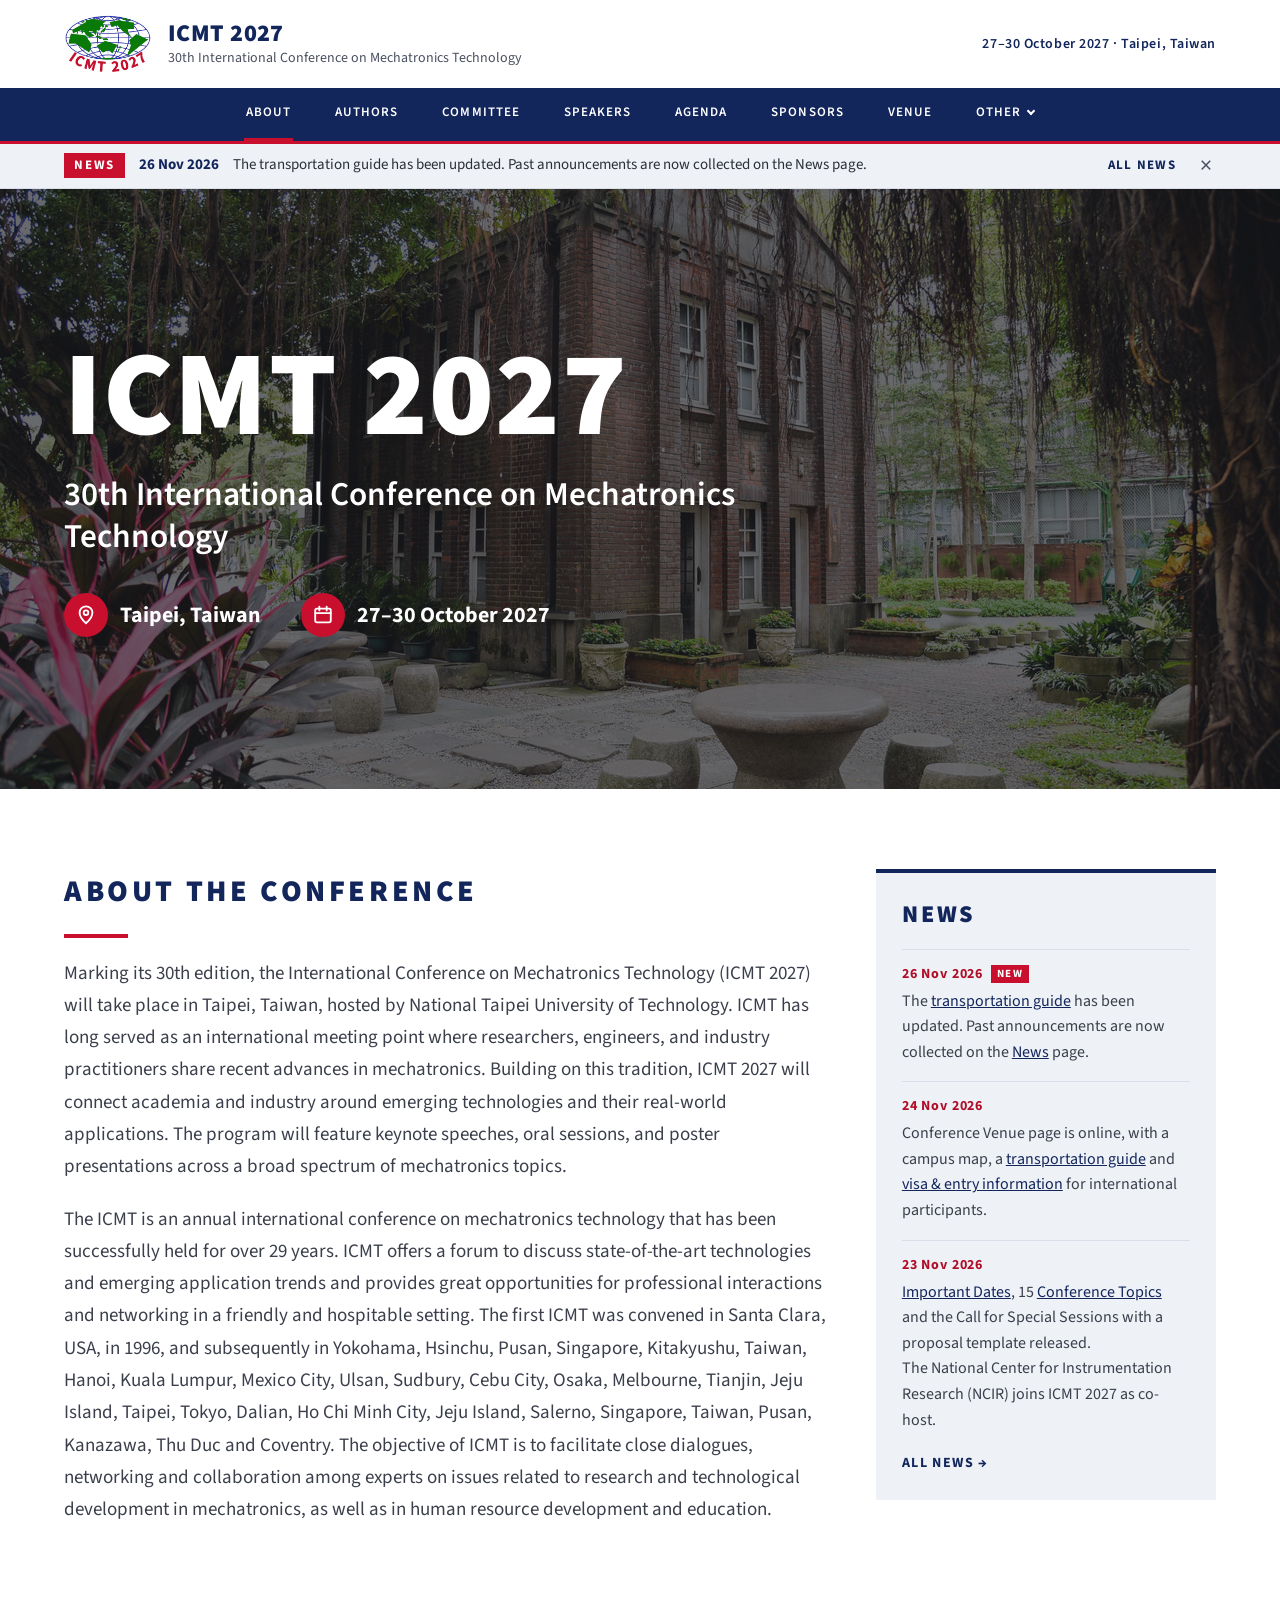
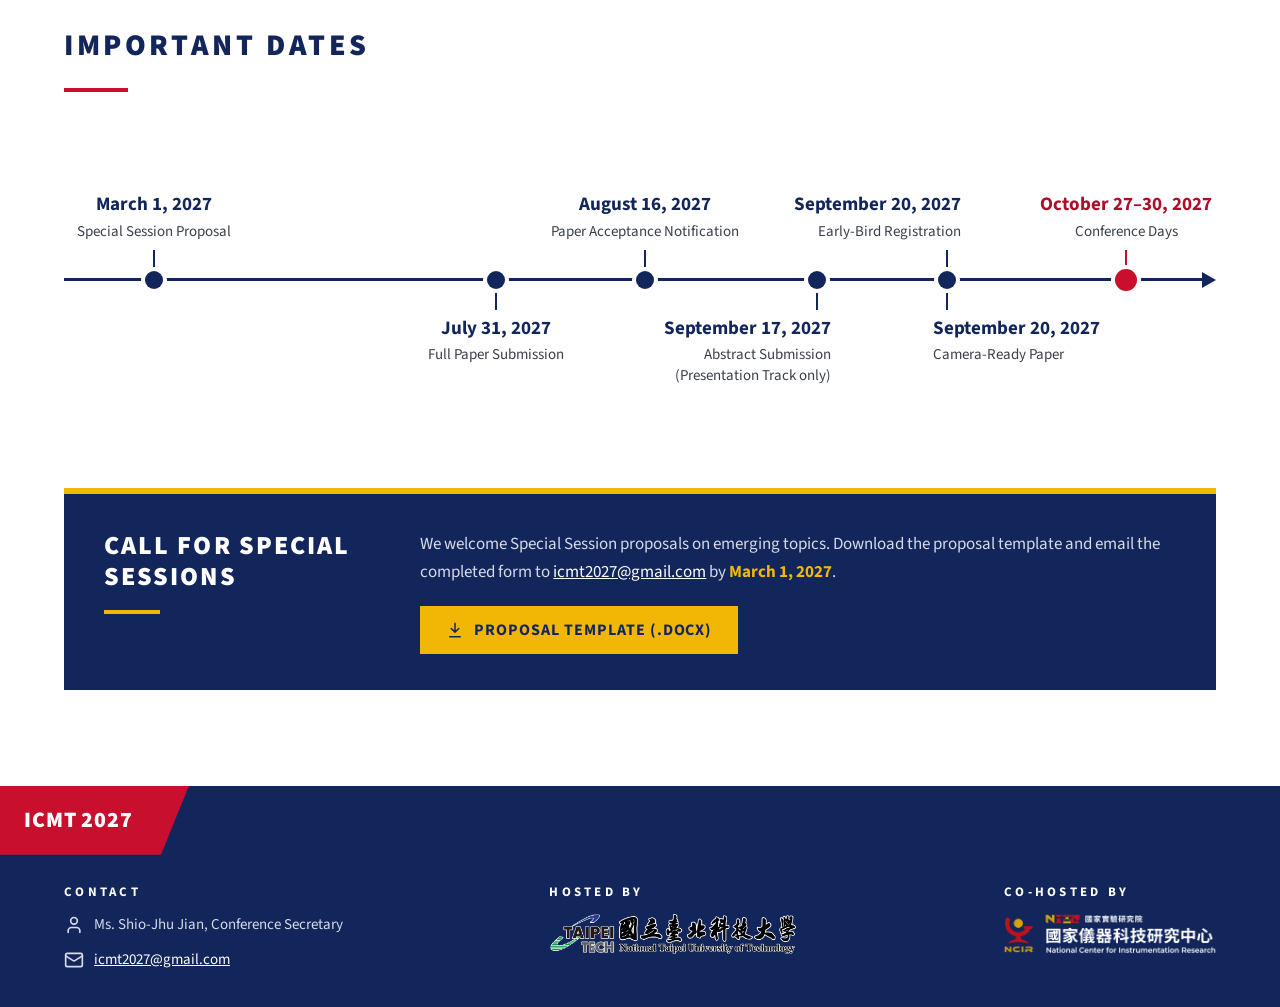
<file: index.html>
<!doctype html>
<html lang="en">
<head>
  <meta charset="utf-8">
  <meta name="viewport" content="width=device-width, initial-scale=1">
  <title>ICMT 2027 | 30th International Conference on Mechatronics Technology</title>
  <meta name="description" content="ICMT 2027, the 30th International Conference on Mechatronics Technology, 27–30 October 2027 in Taipei, Taiwan, hosted by National Taipei University of Technology.">
  <meta property="og:title" content="ICMT 2027 | 30th International Conference on Mechatronics Technology">
  <meta property="og:description" content="27–30 October 2027 · Taipei, Taiwan · Hosted by National Taipei University of Technology">
  <meta property="og:image" content="https://icmt2027.org/images/hero-campus.jpg">
  <meta property="og:url" content="https://icmt2027.org/">
  <link rel="icon" type="image/png" href="images/favicon.png">
  <link rel="preconnect" href="https://fonts.googleapis.com">
  <link rel="preconnect" href="https://fonts.gstatic.com" crossorigin>
  <link rel="stylesheet" href="https://fonts.googleapis.com/css2?family=Source+Sans+3:wght@400;600;700;900&display=swap">
  <link rel="stylesheet" href="css/style.css?v=20261126">
</head>
<body>

<header class="site-header">
  <div class="container header-top">
    <a class="brand" href="index.html">
      <img class="brand-logo" src="images/logo-icmt2027.jpg" alt="ICMT 2027 logo">
      <span class="brand-text">
        <span class="brand-name">ICMT 2027</span>
        <span class="brand-sub">30th International Conference on Mechatronics Technology</span>
      </span>
    </a>
    <div class="header-meta">27–30 October 2027 · Taipei, Taiwan</div>
  </div>
  <nav class="site-nav" aria-label="Main">
    <ul class="container nav-list">
      <li><a class="nav-link" href="index.html" aria-current="page">ABOUT</a></li>
      <li><a class="nav-link" href="authors-information.html">AUTHORS</a></li>
      <li><a class="nav-link" href="conference-committee.html">COMMITTEE</a></li>
      <li><a class="nav-link" href="speakers-info.html">SPEAKERS</a></li>
      <li><a class="nav-link" href="agenda-overview.html">AGENDA</a></li>
      <li><a class="nav-link" href="sponsors-information.html">SPONSORS</a></li>
      <li><a class="nav-link" href="conference-venue.html">VENUE</a></li>
      <li class="nav-more">
        <button class="nav-link nav-more-btn" type="button" aria-expanded="false" aria-controls="nav-sub">OTHER</button>
        <ul class="nav-sub" id="nav-sub">
          <li><a href="news.html">NEWS</a></li>
          <li><a href="https://www.icmt2026.org/" target="_blank" rel="noopener">ICMT 2026<span class="nav-ext" aria-hidden="true">&#8599;</span></a></li>
        </ul>
      </li>
    </ul>
  </nav>
</header>

<div class="news-strip" data-news-strip></div>

<main>
  <section class="hero">
    <div class="container hero-inner">
      <h1 class="hero-title">ICMT 2027</h1>
      <p class="hero-sub">30th International Conference on Mechatronics Technology</p>
      <div class="hero-facts">
        <div class="hero-fact">
          <span class="fact-icon">
            <svg aria-hidden="true" width="22" height="22" viewBox="0 0 24 24" fill="none" stroke="#FFFFFF" stroke-width="2" stroke-linecap="round" stroke-linejoin="round"><path d="M12 21s-7-6.2-7-11.5a7 7 0 0 1 14 0C19 14.8 12 21 12 21z"/><circle cx="12" cy="9.5" r="2.5"/></svg>
          </span>
          Taipei, Taiwan
        </div>
        <div class="hero-fact">
          <span class="fact-icon">
            <svg aria-hidden="true" width="22" height="22" viewBox="0 0 24 24" fill="none" stroke="#FFFFFF" stroke-width="2" stroke-linecap="round" stroke-linejoin="round"><rect x="3.5" y="5" width="17" height="15" rx="2"/><path d="M3.5 10h17M8 3v4M16 3v4"/></svg>
          </span>
          27–30 October 2027
        </div>
      </div>
    </div>
  </section>


  <section class="container about">
    <div class="about-text">
      <h2 class="section-title">ABOUT THE CONFERENCE</h2>
      <div class="section-rule"></div>
      <p>Marking its 30th edition, the International Conference on Mechatronics Technology (ICMT 2027) will take place in Taipei, Taiwan, hosted by National Taipei University of Technology. ICMT has long served as an international meeting point where researchers, engineers, and industry practitioners share recent advances in mechatronics. Building on this tradition, ICMT 2027 will connect academia and industry around emerging technologies and their real-world applications. The program will feature keynote speeches, oral sessions, and poster presentations across a broad spectrum of mechatronics topics.</p>
      <p>The ICMT is an annual international conference on mechatronics technology that has been successfully held for over 29 years. ICMT offers a forum to discuss state-of-the-art technologies and emerging application trends and provides great opportunities for professional interactions and networking in a friendly and hospitable setting. The first ICMT was convened in Santa Clara, USA, in 1996, and subsequently in Yokohama, Hsinchu, Pusan, Singapore, Kitakyushu, Taiwan, Hanoi, Kuala Lumpur, Mexico City, Ulsan, Sudbury, Cebu City, Osaka, Melbourne, Tianjin, Jeju Island, Taipei, Tokyo, Dalian, Ho Chi Minh City, Jeju Island, Salerno, Singapore, Taiwan, Pusan, Kanazawa, Thu Duc and Coventry. The objective of ICMT is to facilitate close dialogues, networking and collaboration among experts on issues related to research and technological development in mechatronics, as well as in human resource development and education.</p>
    </div>
    <aside class="news-card" id="news" aria-labelledby="news-title">
      <h2 class="section-title" id="news-title">NEWS</h2>
      <ol class="news-list" data-news-list data-news-limit="3"></ol>
      <a class="news-more" href="news.html">ALL NEWS<span aria-hidden="true"> &rarr;</span></a>
    </aside>
  </section>

  <section class="container cfp-info home-dates" id="dates">
    <div class="cfp-row">
      <div class="dates-block">
        <h2 class="section-title">IMPORTANT DATES</h2>
        <div class="section-rule"></div>
        <div class="timeline-scroll">
          <ol class="timeline">
            <li class="tl-item is-up" style="--x: 0.0">
              <span class="tl-dot" aria-hidden="true"></span>
              <div class="tl-label">
                <span class="tl-date">March 1, 2027</span>
                <span class="tl-what">Special Session Proposal</span>
              </div>
            </li>
            <li class="tl-item is-down" style="--x: 0.352">
              <span class="tl-dot" aria-hidden="true"></span>
              <div class="tl-label">
                <span class="tl-date">July 31, 2027</span>
                <span class="tl-what">Full Paper Submission</span>
              </div>
            </li>
            <li class="tl-item is-up" style="--x: 0.505">
              <span class="tl-dot" aria-hidden="true"></span>
              <div class="tl-label">
                <span class="tl-date">August 16, 2027</span>
                <span class="tl-what">Paper Acceptance Notification</span>
              </div>
            </li>
            <li class="tl-item is-down" style="--x: 0.682">
              <span class="tl-dot" aria-hidden="true"></span>
              <div class="tl-label tl-to-left">
                <span class="tl-date">September 17, 2027</span>
                <span class="tl-what">Abstract Submission<br>(Presentation Track only)</span>
              </div>
            </li>
            <li class="tl-item is-both" style="--x: 0.816">
              <span class="tl-dot" aria-hidden="true"></span>
              <div class="tl-label tl-up tl-to-left">
                <span class="tl-date">September 20, 2027</span>
                <span class="tl-what">Early-Bird Registration</span>
              </div>
              <div class="tl-label tl-down tl-to-right">
                <span class="tl-date">September 20, 2027</span>
                <span class="tl-what">Camera-Ready Paper</span>
              </div>
            </li>
            <li class="tl-item is-up is-event" style="--x: 1.0">
              <span class="tl-dot" aria-hidden="true"></span>
              <div class="tl-label">
                <span class="tl-date">October 27–30, 2027</span>
                <span class="tl-what">Conference Days</span>
              </div>
            </li>
          </ol>
        </div>
      </div>
      <aside class="special-card">
        <div class="special-head">
          <h2 class="special-title">CALL FOR SPECIAL SESSIONS</h2>
          <div class="special-rule"></div>
        </div>
        <div class="special-body">
        <p>We welcome Special Session proposals on emerging topics. Download the proposal template and email the completed form to <a href="mailto:icmt2027@gmail.com">icmt2027@gmail.com</a> by <strong>March 1, 2027</strong>.</p>
          <a class="btn btn-gold" href="https://docs.google.com/document/d/1nG-NBA1SE25Xr7G0ADcLMeVARUiHRvG0qKk45241iaQ/export?format=docx" rel="noopener"><svg aria-hidden="true" width="18" height="18" viewBox="0 0 24 24" fill="none" stroke="currentColor" stroke-width="2" stroke-linecap="round" stroke-linejoin="round"><path d="M12 3v12M7 10l5 5 5-5M5 21h14"/></svg>PROPOSAL TEMPLATE (.DOCX)</a>
        </div>
      </aside>
    </div>
  </section>
</main>

<footer class="site-footer">
  <div class="footer-bar">
    <div class="footer-tag">ICMT 2027</div>
  </div>
  <div class="container footer-body">
    <div class="contact">
      <div class="section-label">CONTACT</div>
      <div class="contact-row">
        <svg aria-hidden="true" width="20" height="20" viewBox="0 0 24 24" fill="none" stroke="currentColor" stroke-width="2" stroke-linecap="round" stroke-linejoin="round"><path d="M19 21v-2a4 4 0 0 0-4-4H9a4 4 0 0 0-4 4v2"/><circle cx="12" cy="7" r="4"/></svg>
        <span>Ms. Shio-Jhu Jian, Conference Secretary</span>
      </div>
      <div class="contact-row">
        <svg aria-hidden="true" width="20" height="20" viewBox="0 0 24 24" fill="none" stroke="currentColor" stroke-width="2" stroke-linecap="round" stroke-linejoin="round"><rect x="2" y="4" width="20" height="16" rx="2"/><path d="m22 7-8.97 5.7a1.94 1.94 0 0 1-2.06 0L2 7"/></svg>
        <a href="mailto:icmt2027@gmail.com">icmt2027@gmail.com</a>
      </div>
    </div>
    <div class="footer-host">
      <div class="section-label">HOSTED BY</div>
      <img src="images/logo-taipeitech-white.png" width="900" height="145" alt="National Taipei University of Technology (Taipei Tech)">
    </div>
    <div class="footer-host">
      <div class="section-label">CO-HOSTED BY</div>
      <img src="images/logo-ncir-white.png" width="900" height="170" alt="National Center for Instrumentation Research (NCIR), National Institutes of Applied Research">
    </div>
  </div>
</footer>

<script src="js/news.js?v=20261126" defer></script>
<script src="js/nav.js?v=20261126" defer></script>
</body>
</html>
</file>
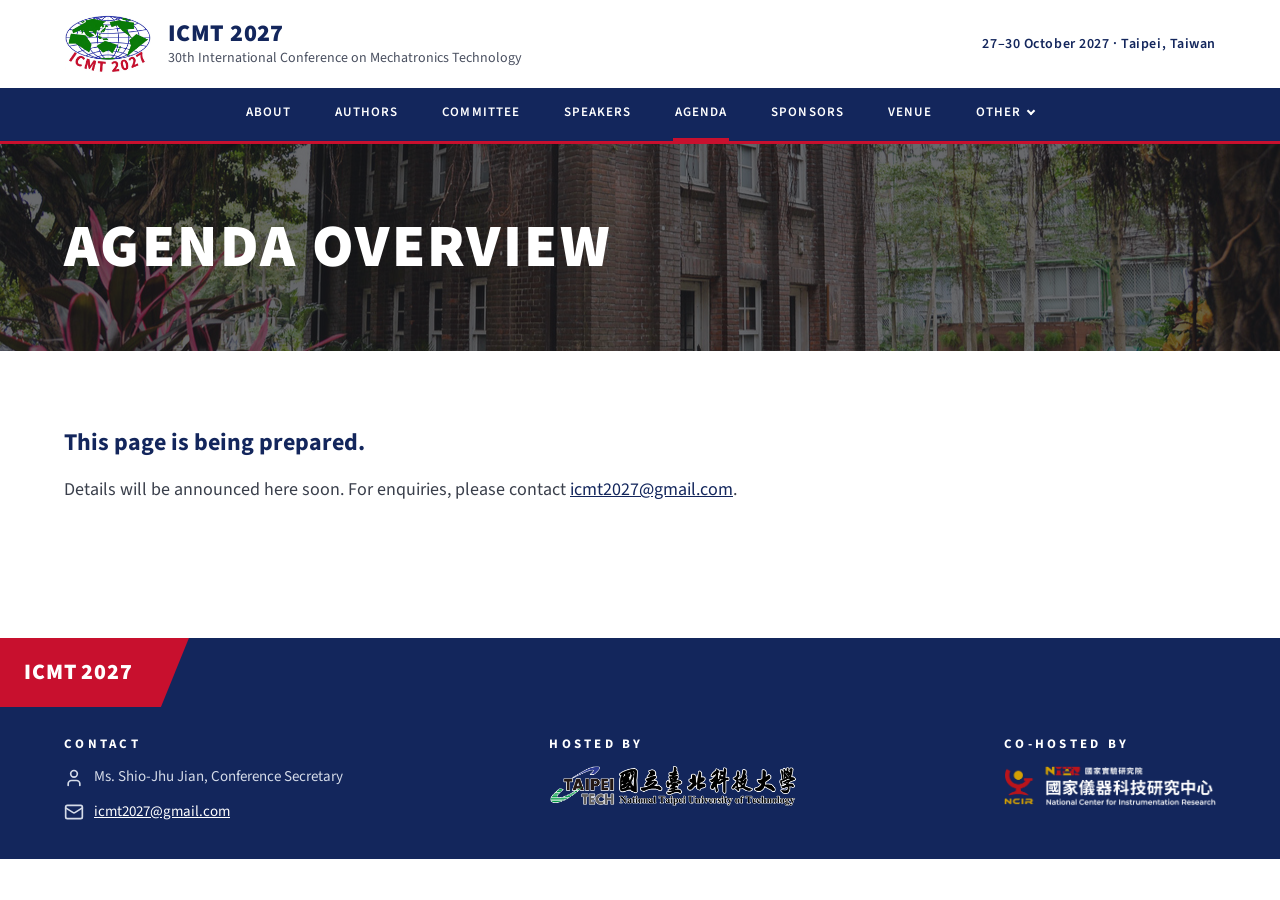
<file: agenda-overview.html>
<!doctype html>
<html lang="en">
<head>
  <meta charset="utf-8">
  <meta name="viewport" content="width=device-width, initial-scale=1">
  <title>Agenda Overview | ICMT 2027</title>
  <meta name="description" content="Agenda Overview for ICMT 2027, the 30th International Conference on Mechatronics Technology, 27–30 October 2027 in Taipei, Taiwan.">
  <link rel="icon" type="image/png" href="images/favicon.png">
  <link rel="preconnect" href="https://fonts.googleapis.com">
  <link rel="preconnect" href="https://fonts.gstatic.com" crossorigin>
  <link rel="stylesheet" href="https://fonts.googleapis.com/css2?family=Source+Sans+3:wght@400;600;700;900&display=swap">
  <link rel="stylesheet" href="css/style.css?v=20261126">
</head>
<body>

<header class="site-header">
  <div class="container header-top">
    <a class="brand" href="index.html">
      <img class="brand-logo" src="images/logo-icmt2027.jpg" alt="ICMT 2027 logo">
      <span class="brand-text">
        <span class="brand-name">ICMT 2027</span>
        <span class="brand-sub">30th International Conference on Mechatronics Technology</span>
      </span>
    </a>
    <div class="header-meta">27–30 October 2027 · Taipei, Taiwan</div>
  </div>
  <nav class="site-nav" aria-label="Main">
    <ul class="container nav-list">
      <li><a class="nav-link" href="index.html">ABOUT</a></li>
      <li><a class="nav-link" href="authors-information.html">AUTHORS</a></li>
      <li><a class="nav-link" href="conference-committee.html">COMMITTEE</a></li>
      <li><a class="nav-link" href="speakers-info.html">SPEAKERS</a></li>
      <li><a class="nav-link" href="agenda-overview.html" aria-current="page">AGENDA</a></li>
      <li><a class="nav-link" href="sponsors-information.html">SPONSORS</a></li>
      <li><a class="nav-link" href="conference-venue.html">VENUE</a></li>
      <li class="nav-more">
        <button class="nav-link nav-more-btn" type="button" aria-expanded="false" aria-controls="nav-sub">OTHER</button>
        <ul class="nav-sub" id="nav-sub">
          <li><a href="news.html">NEWS</a></li>
          <li><a href="https://www.icmt2026.org/" target="_blank" rel="noopener">ICMT 2026<span class="nav-ext" aria-hidden="true">&#8599;</span></a></li>
        </ul>
      </li>
    </ul>
  </nav>
</header>

<div class="news-strip" data-news-strip></div>

<main>
  <section class="page-band">
    <div class="container band-inner">
      <h1 class="band-title">AGENDA OVERVIEW</h1>
    </div>
  </section>

  <section class="container placeholder">
    <p class="placeholder-lead">This page is being prepared.</p>
    <p>Details will be announced here soon. For enquiries, please contact <a href="mailto:icmt2027@gmail.com">icmt2027@gmail.com</a>.</p>
  </section>
</main>

<footer class="site-footer">
  <div class="footer-bar">
    <div class="footer-tag">ICMT 2027</div>
  </div>
  <div class="container footer-body">
    <div class="contact">
      <div class="section-label">CONTACT</div>
      <div class="contact-row">
        <svg aria-hidden="true" width="20" height="20" viewBox="0 0 24 24" fill="none" stroke="currentColor" stroke-width="2" stroke-linecap="round" stroke-linejoin="round"><path d="M19 21v-2a4 4 0 0 0-4-4H9a4 4 0 0 0-4 4v2"/><circle cx="12" cy="7" r="4"/></svg>
        <span>Ms. Shio-Jhu Jian, Conference Secretary</span>
      </div>
      <div class="contact-row">
        <svg aria-hidden="true" width="20" height="20" viewBox="0 0 24 24" fill="none" stroke="currentColor" stroke-width="2" stroke-linecap="round" stroke-linejoin="round"><rect x="2" y="4" width="20" height="16" rx="2"/><path d="m22 7-8.97 5.7a1.94 1.94 0 0 1-2.06 0L2 7"/></svg>
        <a href="mailto:icmt2027@gmail.com">icmt2027@gmail.com</a>
      </div>
    </div>
    <div class="footer-host">
      <div class="section-label">HOSTED BY</div>
      <img src="images/logo-taipeitech-white.png" width="900" height="145" alt="National Taipei University of Technology (Taipei Tech)">
    </div>
    <div class="footer-host">
      <div class="section-label">CO-HOSTED BY</div>
      <img src="images/logo-ncir-white.png" width="900" height="170" alt="National Center for Instrumentation Research (NCIR), National Institutes of Applied Research">
    </div>
  </div>
</footer>

<script src="js/news.js?v=20261126" defer></script>
<script src="js/nav.js?v=20261126" defer></script>
</body>
</html>
</file>
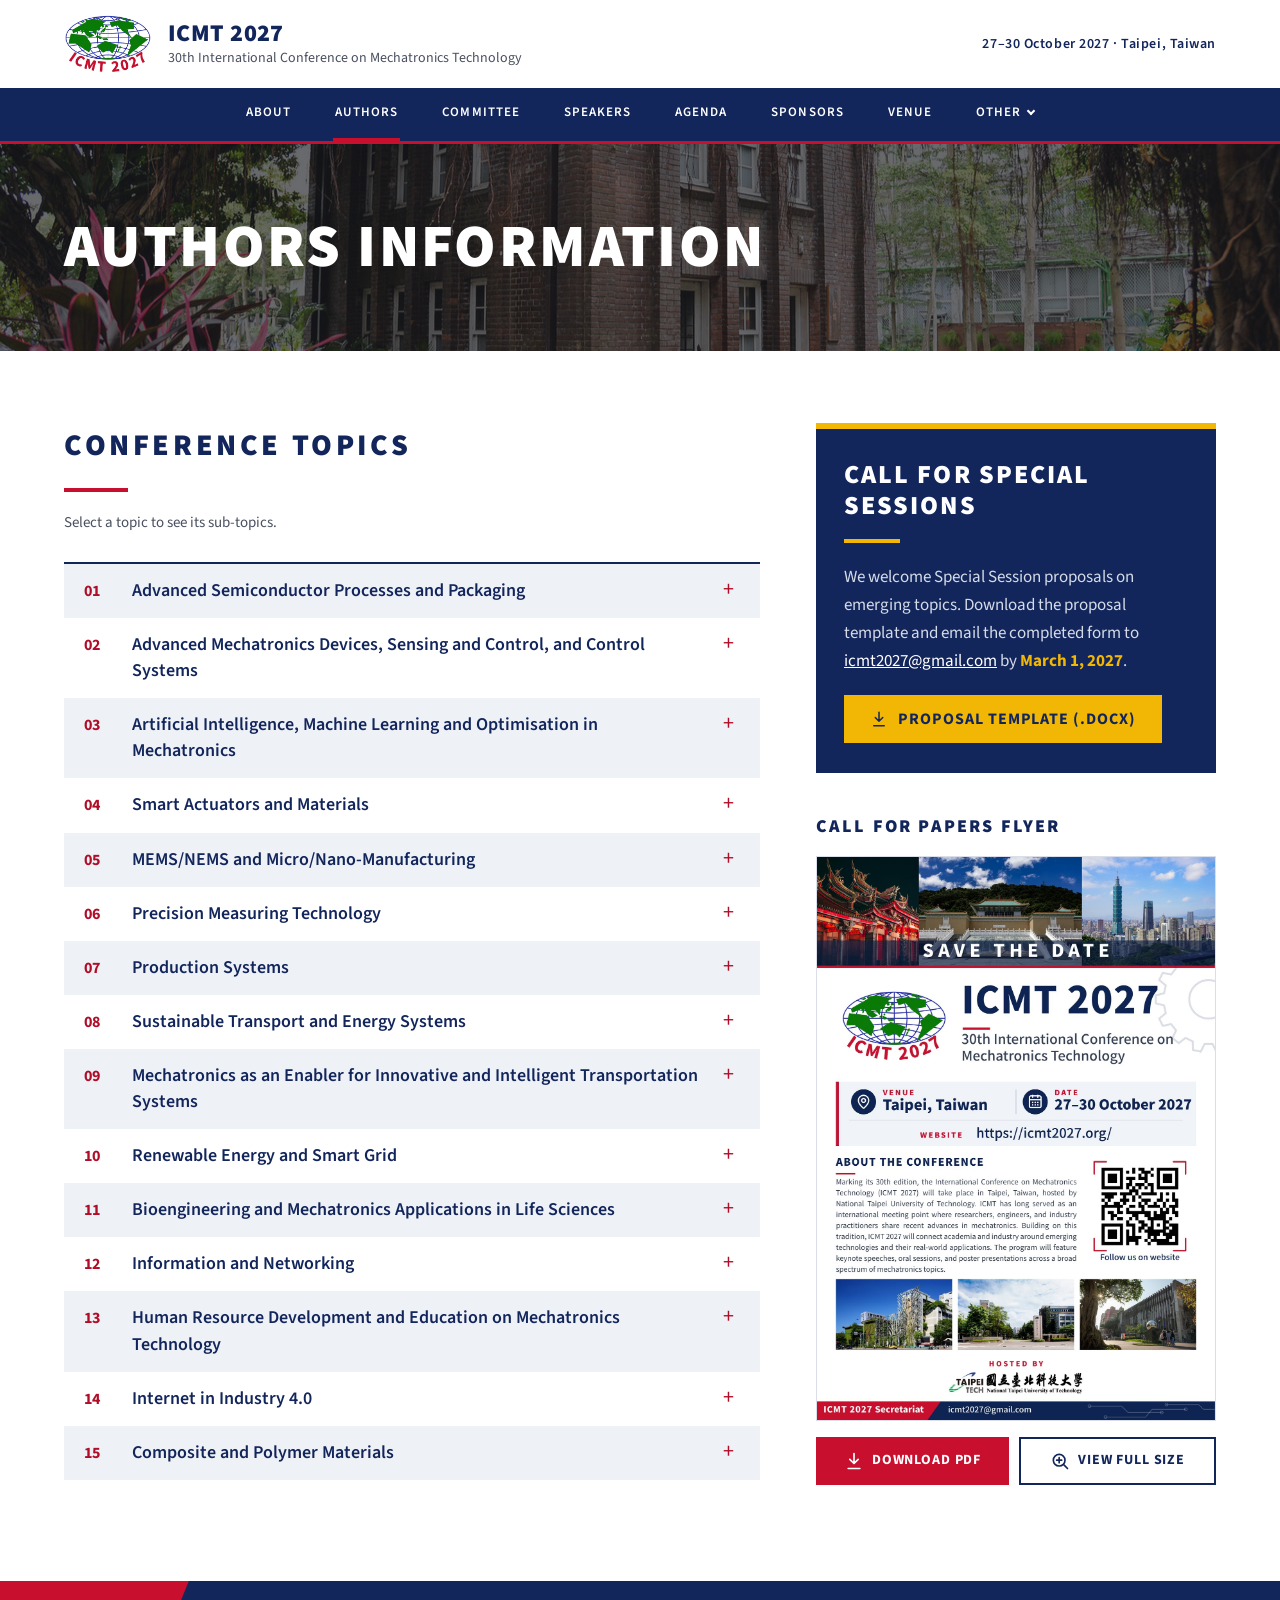
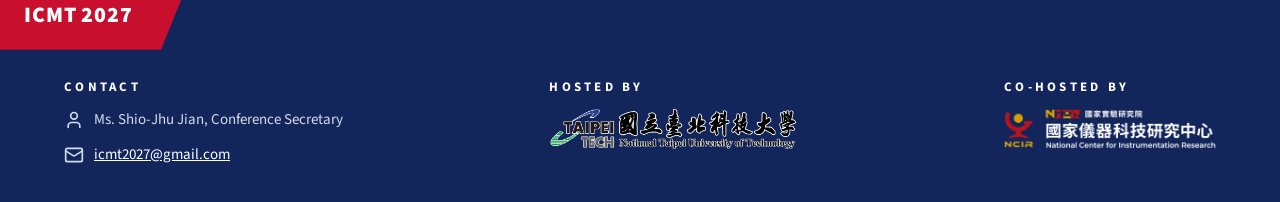
<file: authors-information.html>
<!doctype html>
<html lang="en">
<head>
  <meta charset="utf-8">
  <meta name="viewport" content="width=device-width, initial-scale=1">
  <title>Authors Information | ICMT 2027</title>
  <meta name="description" content="Call for Papers for ICMT 2027, the 30th International Conference on Mechatronics Technology, 27–30 October 2027 in Taipei, Taiwan.">
  <link rel="icon" type="image/png" href="images/favicon.png">
  <link rel="preconnect" href="https://fonts.googleapis.com">
  <link rel="preconnect" href="https://fonts.gstatic.com" crossorigin>
  <link rel="stylesheet" href="https://fonts.googleapis.com/css2?family=Source+Sans+3:wght@400;600;700;900&display=swap">
  <link rel="stylesheet" href="css/style.css?v=20261126">
</head>
<body>

<header class="site-header">
  <div class="container header-top">
    <a class="brand" href="index.html">
      <img class="brand-logo" src="images/logo-icmt2027.jpg" alt="ICMT 2027 logo">
      <span class="brand-text">
        <span class="brand-name">ICMT 2027</span>
        <span class="brand-sub">30th International Conference on Mechatronics Technology</span>
      </span>
    </a>
    <div class="header-meta">27–30 October 2027 · Taipei, Taiwan</div>
  </div>
  <nav class="site-nav" aria-label="Main">
    <ul class="container nav-list">
      <li><a class="nav-link" href="index.html">ABOUT</a></li>
      <li><a class="nav-link" href="authors-information.html" aria-current="page">AUTHORS</a></li>
      <li><a class="nav-link" href="conference-committee.html">COMMITTEE</a></li>
      <li><a class="nav-link" href="speakers-info.html">SPEAKERS</a></li>
      <li><a class="nav-link" href="agenda-overview.html">AGENDA</a></li>
      <li><a class="nav-link" href="sponsors-information.html">SPONSORS</a></li>
      <li><a class="nav-link" href="conference-venue.html">VENUE</a></li>
      <li class="nav-more">
        <button class="nav-link nav-more-btn" type="button" aria-expanded="false" aria-controls="nav-sub">OTHER</button>
        <ul class="nav-sub" id="nav-sub">
          <li><a href="news.html">NEWS</a></li>
          <li><a href="https://www.icmt2026.org/" target="_blank" rel="noopener">ICMT 2026<span class="nav-ext" aria-hidden="true">&#8599;</span></a></li>
        </ul>
      </li>
    </ul>
  </nav>
</header>

<div class="news-strip" data-news-strip></div>

<main>
  <section class="page-band">
    <div class="container band-inner">
      <h1 class="band-title">AUTHORS INFORMATION</h1>
    </div>
  </section>

  <section class="container cfp-layout">
    <div class="topics-block">
      <h2 class="section-title">CONFERENCE TOPICS</h2>
      <div class="section-rule"></div>
      <p class="topic-hint">Select a topic to see its sub-topics.</p>
      <ul class="topic-list">
        <li>
          <details class="topic-item">
            <summary class="topic-name">Advanced Semiconductor Processes and Packaging</summary>
            <p class="topic-sub">Advanced Process Nodes and EUV Lithography, Process Monitoring and Control, Advanced Packaging (2.5D/3D Integration), Chiplet and Heterogeneous Integration, Wide-Bandgap Semiconductors (SiC, GaN), Smart Fab and Equipment Automation</p>
          </details>
        </li>
        <li>
          <details class="topic-item">
            <summary class="topic-name">Advanced Mechatronics Devices, Sensing and Control, and Control Systems</summary>
            <p class="topic-sub">Robotics, Mobile and Factory Robots, Motion and Precision Control, Intelligent and Adaptive Systems, Parallel Mechanisms, Man-Machine Interfaces, Sensors, Computer Vision and Recognition, Automated Navigation, Modeling, Tele-operation, Intelligent and Advanced Control</p>
          </details>
        </li>
        <li>
          <details class="topic-item">
            <summary class="topic-name">Artificial Intelligence, Machine Learning and Optimisation in Mechatronics</summary>
            <p class="topic-sub">Data/AI-driven Modelling and Control of Mechatronic Systems, Machine Learning and Deep Learning for Diagnostics, Prognostics, Predictive Maintenance; Game-theoretic and Algorithmic Optimisation and Decision-Making for Robotics and Automation.</p>
          </details>
        </li>
        <li>
          <details class="topic-item">
            <summary class="topic-name">Smart Actuators and Materials</summary>
            <p class="topic-sub">Actuators using Functional Fluid, SMA Actuators, Piezo-Electric Actuators, Electro-Static Actuators, Magneto-Strictive Actuators, Smart Materials and Structures: Ionic Polymer–Metal Composites, Dielectric Electro Active Polymer</p>
          </details>
        </li>
        <li>
          <details class="topic-item">
            <summary class="topic-name">MEMS/NEMS and Micro/Nano-Manufacturing</summary>
            <p class="topic-sub">Precision Mechatronics, Micro/Nano-Electro Mechanical Systems, Opto-Mechatronics, Ultra-High Precision Machining, Focus Ion Beam Manufacturing</p>
          </details>
        </li>
        <li>
          <details class="topic-item">
            <summary class="topic-name">Precision Measuring Technology</summary>
            <p class="topic-sub">Dimensional Measurement, Micro/Nano Measurement, Ultra High Precision Positioning, Optical and Laser Technology, Scanning Probe Microscopy Technology, Measurement for Extreme Environments, Precision Instrumentation, Metrology</p>
          </details>
        </li>
        <li>
          <details class="topic-item">
            <summary class="topic-name">Production Systems</summary>
            <p class="topic-sub">Automation Science and Technology, Intelligent Machine Tools, Industry 4.0, Flexible and Agile Manufacturing, Production Planning and Control, Fault Monitoring and Diagnosis, e-Maintenance, e-Manufacturing, Rapid Prototyping, and Remote Manufacturing</p>
          </details>
        </li>
        <li>
          <details class="topic-item">
            <summary class="topic-name">Sustainable Transport and Energy Systems</summary>
            <p class="topic-sub">Automotive Hybridization and Electrification, Vehicle Lightweight Materials and Structures, High Power Energy Storage Systems, Advanced Propulsion and Energy Saving Technologies, System Modelling and Real-Time Estimation, Energy Management Strategies and Optimization, Conditional Monitoring Systems</p>
          </details>
        </li>
        <li>
          <details class="topic-item">
            <summary class="topic-name">Mechatronics as an Enabler for Innovative and Intelligent Transportation Systems</summary>
            <p class="topic-sub">Telematics, Big Data Mining, Deep Learning, Smart, Connected and Autonomous Vehicles</p>
          </details>
        </li>
        <li>
          <details class="topic-item">
            <summary class="topic-name">Renewable Energy and Smart Grid</summary>
            <p class="topic-sub">Sustainable Energy Resources, Energy Conversion Devices, Control Technologies, Energy Generation</p>
          </details>
        </li>
        <li>
          <details class="topic-item">
            <summary class="topic-name">Bioengineering and Mechatronics Applications in Life Sciences</summary>
            <p class="topic-sub">Biosensors, Biochip Manipulation, Medical equipment, Human-Friendly Mechatronics, Human Adaptive Mechatronics, Life Cycle Design, Recycle Technology, Ecological Design, Production</p>
          </details>
        </li>
        <li>
          <details class="topic-item">
            <summary class="topic-name">Information and Networking</summary>
            <p class="topic-sub">Network-Based Control Systems, Real-Time Systems, Embedded Systems, Self-Configuring Wireless Sensor Networks</p>
          </details>
        </li>
        <li>
          <details class="topic-item">
            <summary class="topic-name">Human Resource Development and Education on Mechatronics Technology</summary>
            <p class="topic-sub">Mechatronics education, virtual reality applications, and policy strategies</p>
          </details>
        </li>
        <li>
          <details class="topic-item">
            <summary class="topic-name">Internet in Industry 4.0</summary>
            <p class="topic-sub">Internet of Things, Internet based Manufacturing, AI, Super Smart Society</p>
          </details>
        </li>
        <li>
          <details class="topic-item">
            <summary class="topic-name">Composite and Polymer Materials</summary>
            <p class="topic-sub">Advanced Composites for Smart Devices, Polymers for Lightweight Structures in Mechatronic and Automation Systems, and Smart Integration of Polymers in Actuators, Sensors, and Manufacturing Technologies</p>
          </details>
        </li>
      </ul>
    </div>

    <div class="cfp-side">
      <aside class="special-card">
        <div class="special-head">
          <h2 class="special-title">CALL FOR SPECIAL SESSIONS</h2>
          <div class="special-rule"></div>
        </div>
        <div class="special-body">
        <p>We welcome Special Session proposals on emerging topics. Download the proposal template and email the completed form to <a href="mailto:icmt2027@gmail.com">icmt2027@gmail.com</a> by <strong>March 1, 2027</strong>.</p>
          <a class="btn btn-gold" href="https://docs.google.com/document/d/1nG-NBA1SE25Xr7G0ADcLMeVARUiHRvG0qKk45241iaQ/export?format=docx" rel="noopener"><svg aria-hidden="true" width="18" height="18" viewBox="0 0 24 24" fill="none" stroke="currentColor" stroke-width="2" stroke-linecap="round" stroke-linejoin="round"><path d="M12 3v12M7 10l5 5 5-5M5 21h14"/></svg>PROPOSAL TEMPLATE (.DOCX)</a>
        </div>
      </aside>

      <div class="flyer-card">
        <h2 class="flyer-title">CALL FOR PAPERS FLYER</h2>
      <a class="flyer-link" href="images/cfp-flyer-v2-full.jpg" target="_blank" rel="noopener">
        <img src="images/cfp-flyer-v2.jpg" width="1240" height="1753" alt="ICMT 2027 Call for Papers flyer: 30th International Conference on Mechatronics Technology, 27–30 October 2027, Taipei, Taiwan, hosted by National Taipei University of Technology. Website https://icmt2027.org/">
      </a>
      <div class="cfp-actions">
        <a class="btn btn-primary" href="https://drive.google.com/file/d/1scCP16VMRXtT7e2zVp4dBb_7OobYinqm/view?usp=drive_link" target="_blank" rel="noopener">
          <svg aria-hidden="true" width="20" height="20" viewBox="0 0 24 24" fill="none" stroke="currentColor" stroke-width="2" stroke-linecap="round" stroke-linejoin="round"><path d="M12 3v12M7 10l5 5 5-5M5 21h14"/></svg>
          DOWNLOAD PDF
        </a>
        <a class="btn btn-outline" href="images/cfp-flyer-v2-full.jpg" target="_blank" rel="noopener">
          <svg aria-hidden="true" width="20" height="20" viewBox="0 0 24 24" fill="none" stroke="currentColor" stroke-width="2" stroke-linecap="round" stroke-linejoin="round"><circle cx="11" cy="11" r="7"/><path d="M21 21l-4.3-4.3M11 8v6M8 11h6"/></svg>
          VIEW FULL SIZE
        </a>
      </div>
      </div>
    </div>
  </section>
</main>

<footer class="site-footer">
  <div class="footer-bar">
    <div class="footer-tag">ICMT 2027</div>
  </div>
  <div class="container footer-body">
    <div class="contact">
      <div class="section-label">CONTACT</div>
      <div class="contact-row">
        <svg aria-hidden="true" width="20" height="20" viewBox="0 0 24 24" fill="none" stroke="currentColor" stroke-width="2" stroke-linecap="round" stroke-linejoin="round"><path d="M19 21v-2a4 4 0 0 0-4-4H9a4 4 0 0 0-4 4v2"/><circle cx="12" cy="7" r="4"/></svg>
        <span>Ms. Shio-Jhu Jian, Conference Secretary</span>
      </div>
      <div class="contact-row">
        <svg aria-hidden="true" width="20" height="20" viewBox="0 0 24 24" fill="none" stroke="currentColor" stroke-width="2" stroke-linecap="round" stroke-linejoin="round"><rect x="2" y="4" width="20" height="16" rx="2"/><path d="m22 7-8.97 5.7a1.94 1.94 0 0 1-2.06 0L2 7"/></svg>
        <a href="mailto:icmt2027@gmail.com">icmt2027@gmail.com</a>
      </div>
    </div>
    <div class="footer-host">
      <div class="section-label">HOSTED BY</div>
      <img src="images/logo-taipeitech-white.png" width="900" height="145" alt="National Taipei University of Technology (Taipei Tech)">
    </div>
    <div class="footer-host">
      <div class="section-label">CO-HOSTED BY</div>
      <img src="images/logo-ncir-white.png" width="900" height="170" alt="National Center for Instrumentation Research (NCIR), National Institutes of Applied Research">
    </div>
  </div>
</footer>

<script src="js/news.js?v=20261126" defer></script>
<script src="js/nav.js?v=20261126" defer></script>
</body>
</html>
</file>
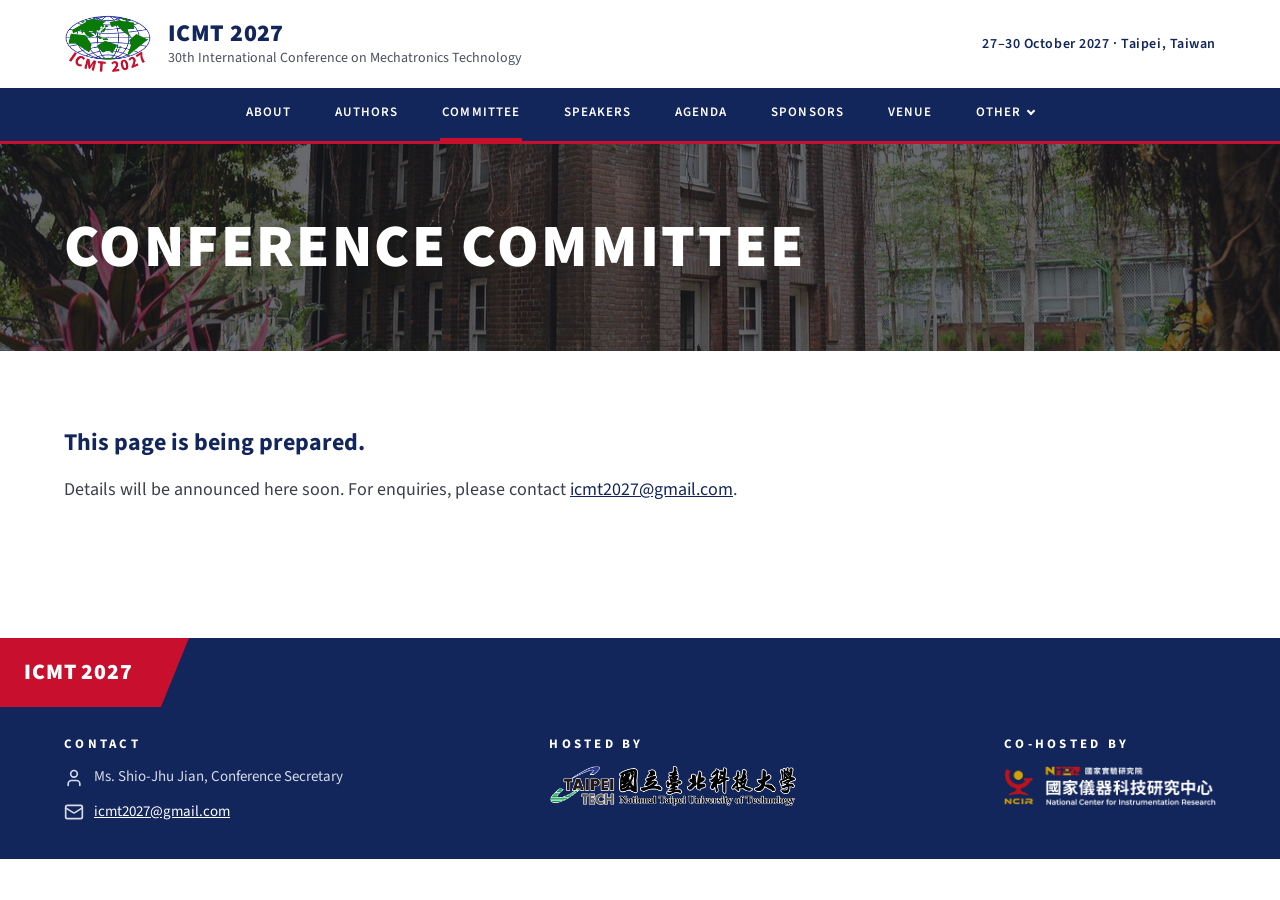
<file: conference-committee.html>
<!doctype html>
<html lang="en">
<head>
  <meta charset="utf-8">
  <meta name="viewport" content="width=device-width, initial-scale=1">
  <title>Conference Committee | ICMT 2027</title>
  <meta name="description" content="Conference Committee for ICMT 2027, the 30th International Conference on Mechatronics Technology, 27–30 October 2027 in Taipei, Taiwan.">
  <link rel="icon" type="image/png" href="images/favicon.png">
  <link rel="preconnect" href="https://fonts.googleapis.com">
  <link rel="preconnect" href="https://fonts.gstatic.com" crossorigin>
  <link rel="stylesheet" href="https://fonts.googleapis.com/css2?family=Source+Sans+3:wght@400;600;700;900&display=swap">
  <link rel="stylesheet" href="css/style.css?v=20261126">
</head>
<body>

<header class="site-header">
  <div class="container header-top">
    <a class="brand" href="index.html">
      <img class="brand-logo" src="images/logo-icmt2027.jpg" alt="ICMT 2027 logo">
      <span class="brand-text">
        <span class="brand-name">ICMT 2027</span>
        <span class="brand-sub">30th International Conference on Mechatronics Technology</span>
      </span>
    </a>
    <div class="header-meta">27–30 October 2027 · Taipei, Taiwan</div>
  </div>
  <nav class="site-nav" aria-label="Main">
    <ul class="container nav-list">
      <li><a class="nav-link" href="index.html">ABOUT</a></li>
      <li><a class="nav-link" href="authors-information.html">AUTHORS</a></li>
      <li><a class="nav-link" href="conference-committee.html" aria-current="page">COMMITTEE</a></li>
      <li><a class="nav-link" href="speakers-info.html">SPEAKERS</a></li>
      <li><a class="nav-link" href="agenda-overview.html">AGENDA</a></li>
      <li><a class="nav-link" href="sponsors-information.html">SPONSORS</a></li>
      <li><a class="nav-link" href="conference-venue.html">VENUE</a></li>
      <li class="nav-more">
        <button class="nav-link nav-more-btn" type="button" aria-expanded="false" aria-controls="nav-sub">OTHER</button>
        <ul class="nav-sub" id="nav-sub">
          <li><a href="news.html">NEWS</a></li>
          <li><a href="https://www.icmt2026.org/" target="_blank" rel="noopener">ICMT 2026<span class="nav-ext" aria-hidden="true">&#8599;</span></a></li>
        </ul>
      </li>
    </ul>
  </nav>
</header>

<div class="news-strip" data-news-strip></div>

<main>
  <section class="page-band">
    <div class="container band-inner">
      <h1 class="band-title">CONFERENCE COMMITTEE</h1>
    </div>
  </section>

  <section class="container placeholder">
    <p class="placeholder-lead">This page is being prepared.</p>
    <p>Details will be announced here soon. For enquiries, please contact <a href="mailto:icmt2027@gmail.com">icmt2027@gmail.com</a>.</p>
  </section>
</main>

<footer class="site-footer">
  <div class="footer-bar">
    <div class="footer-tag">ICMT 2027</div>
  </div>
  <div class="container footer-body">
    <div class="contact">
      <div class="section-label">CONTACT</div>
      <div class="contact-row">
        <svg aria-hidden="true" width="20" height="20" viewBox="0 0 24 24" fill="none" stroke="currentColor" stroke-width="2" stroke-linecap="round" stroke-linejoin="round"><path d="M19 21v-2a4 4 0 0 0-4-4H9a4 4 0 0 0-4 4v2"/><circle cx="12" cy="7" r="4"/></svg>
        <span>Ms. Shio-Jhu Jian, Conference Secretary</span>
      </div>
      <div class="contact-row">
        <svg aria-hidden="true" width="20" height="20" viewBox="0 0 24 24" fill="none" stroke="currentColor" stroke-width="2" stroke-linecap="round" stroke-linejoin="round"><rect x="2" y="4" width="20" height="16" rx="2"/><path d="m22 7-8.97 5.7a1.94 1.94 0 0 1-2.06 0L2 7"/></svg>
        <a href="mailto:icmt2027@gmail.com">icmt2027@gmail.com</a>
      </div>
    </div>
    <div class="footer-host">
      <div class="section-label">HOSTED BY</div>
      <img src="images/logo-taipeitech-white.png" width="900" height="145" alt="National Taipei University of Technology (Taipei Tech)">
    </div>
    <div class="footer-host">
      <div class="section-label">CO-HOSTED BY</div>
      <img src="images/logo-ncir-white.png" width="900" height="170" alt="National Center for Instrumentation Research (NCIR), National Institutes of Applied Research">
    </div>
  </div>
</footer>

<script src="js/news.js?v=20261126" defer></script>
<script src="js/nav.js?v=20261126" defer></script>
</body>
</html>
</file>
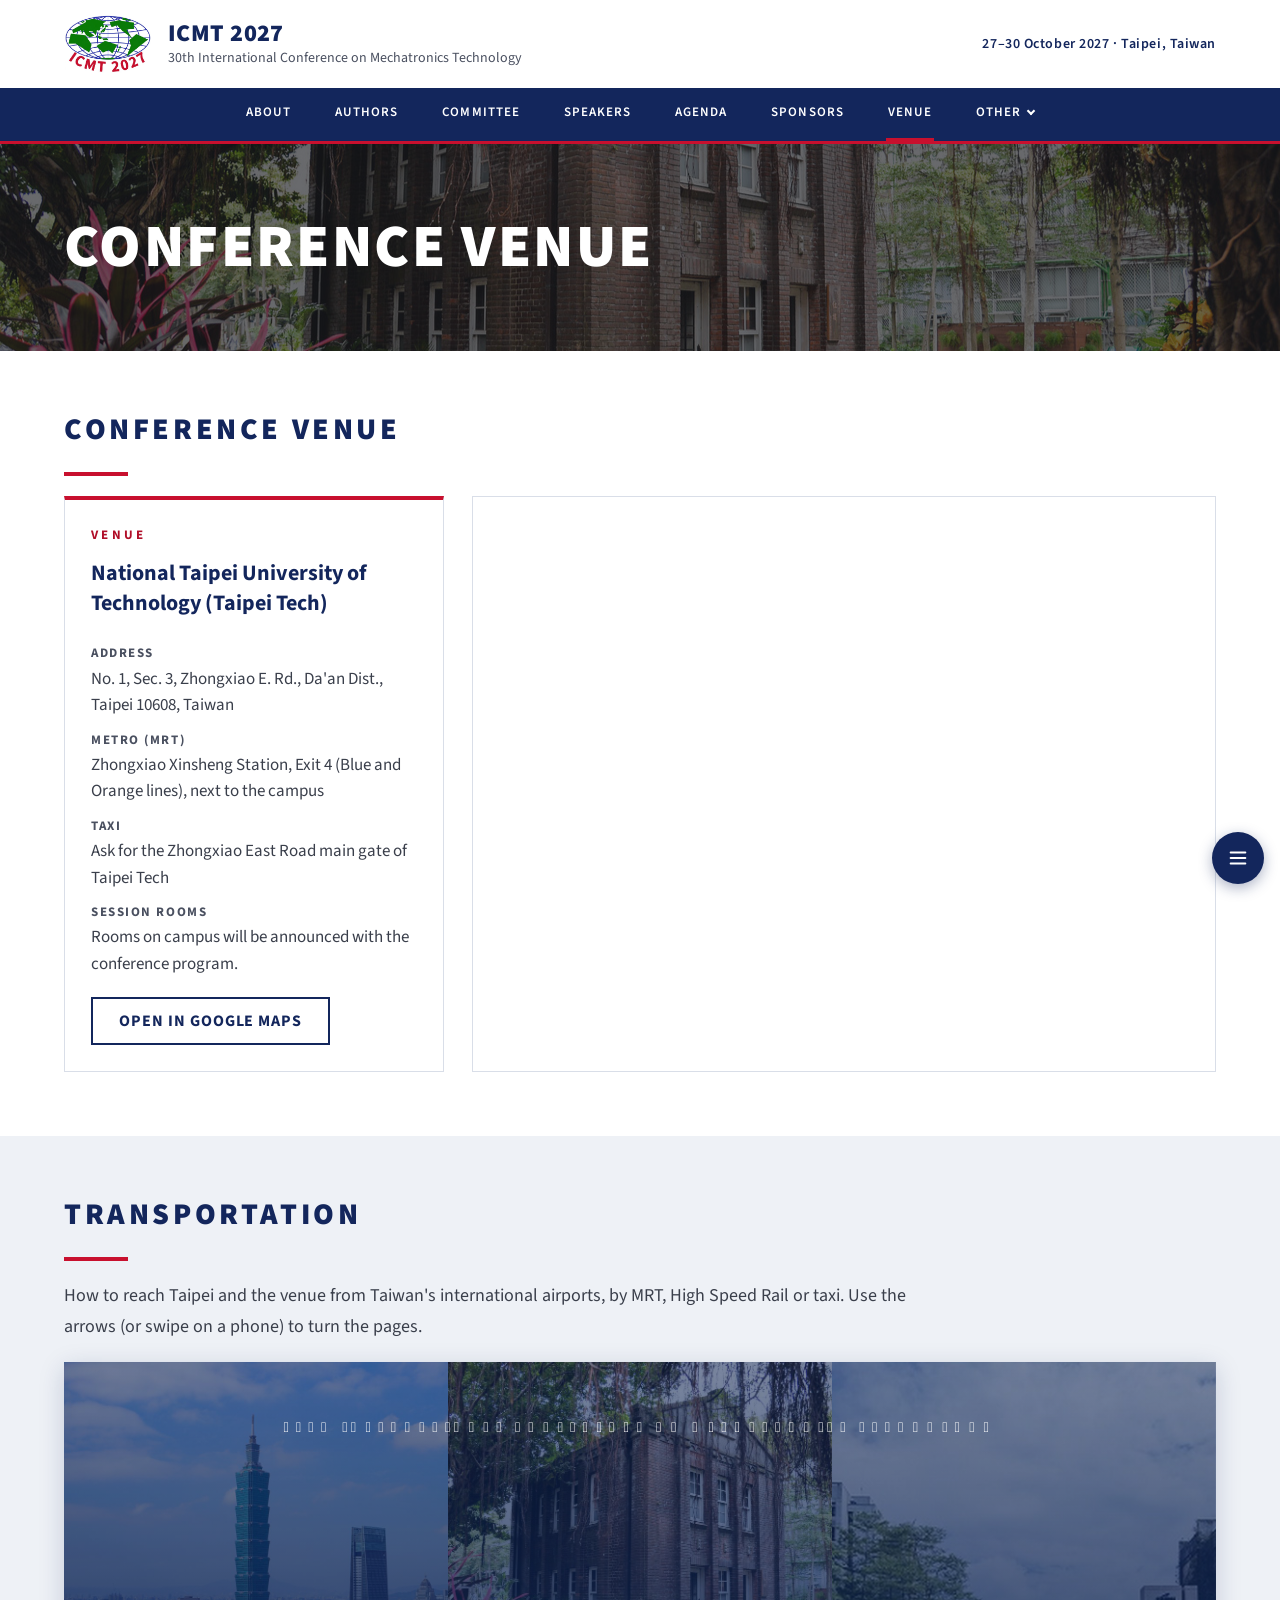
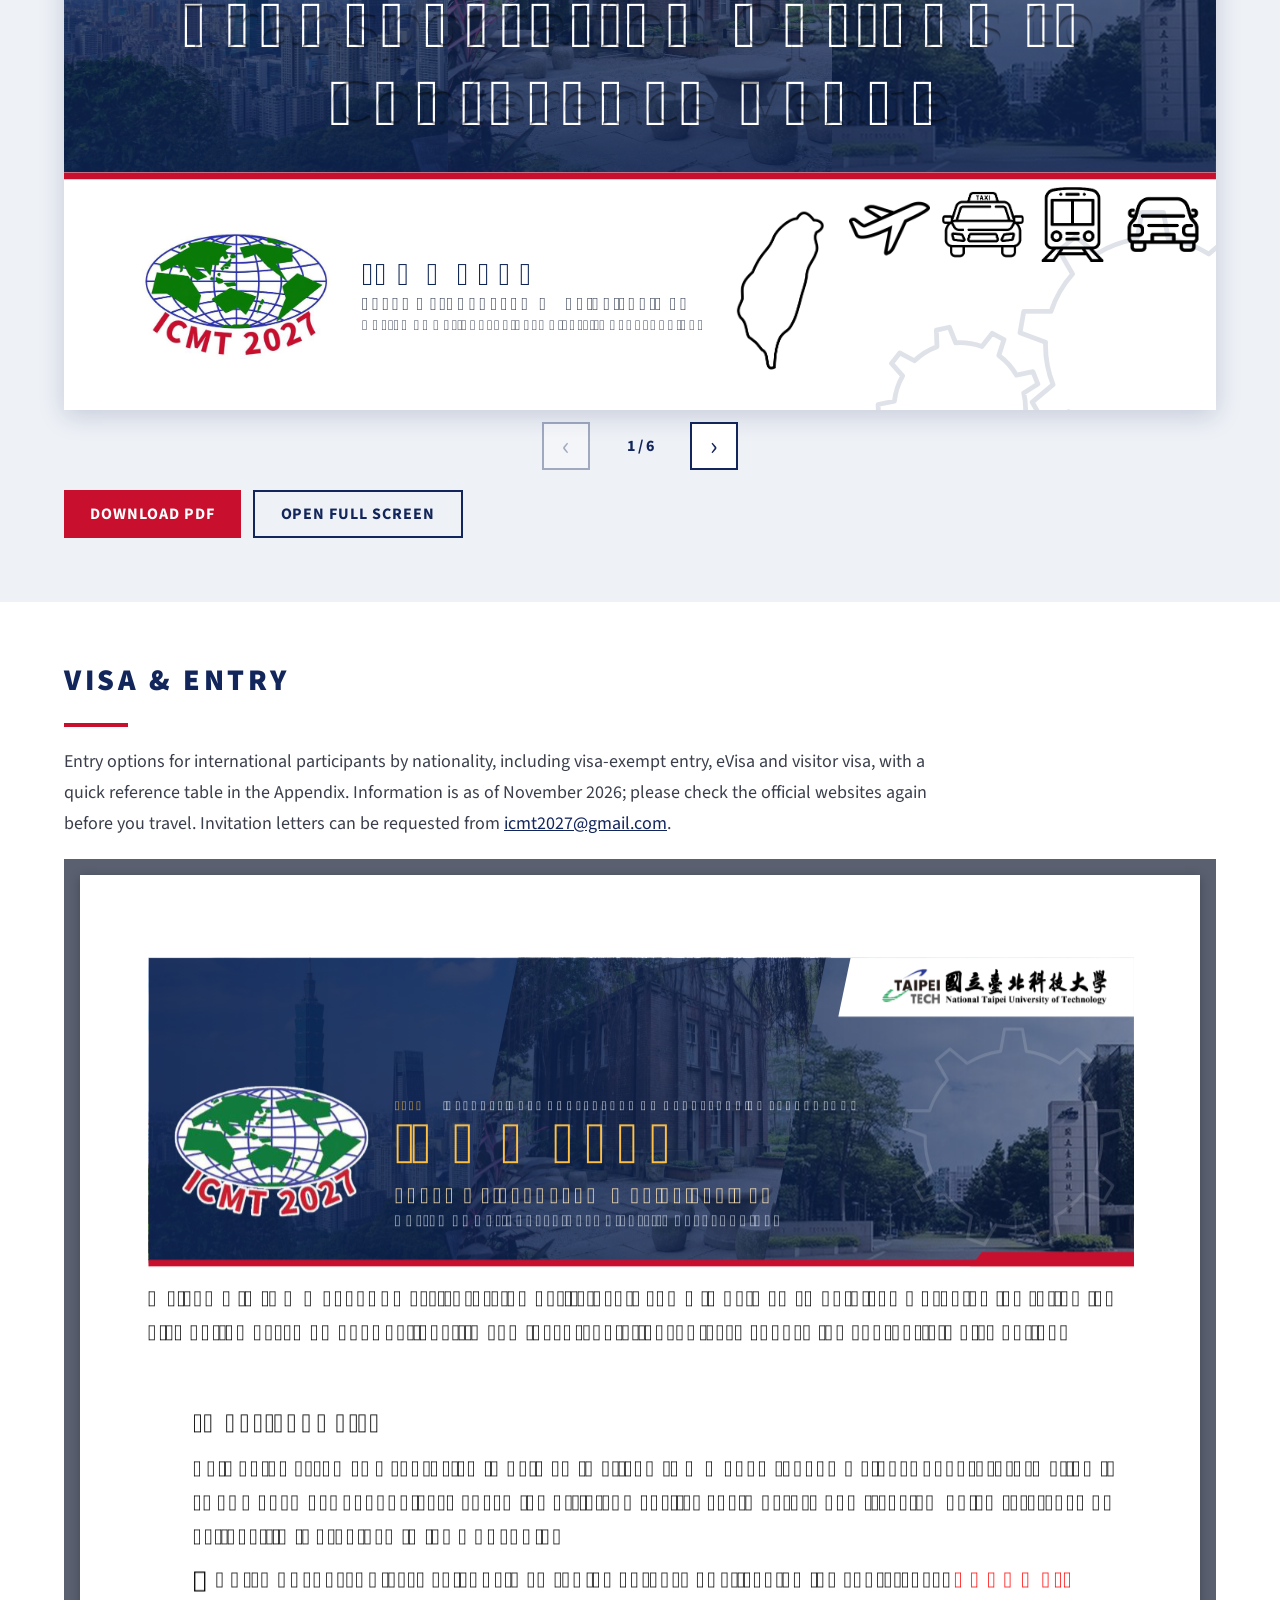
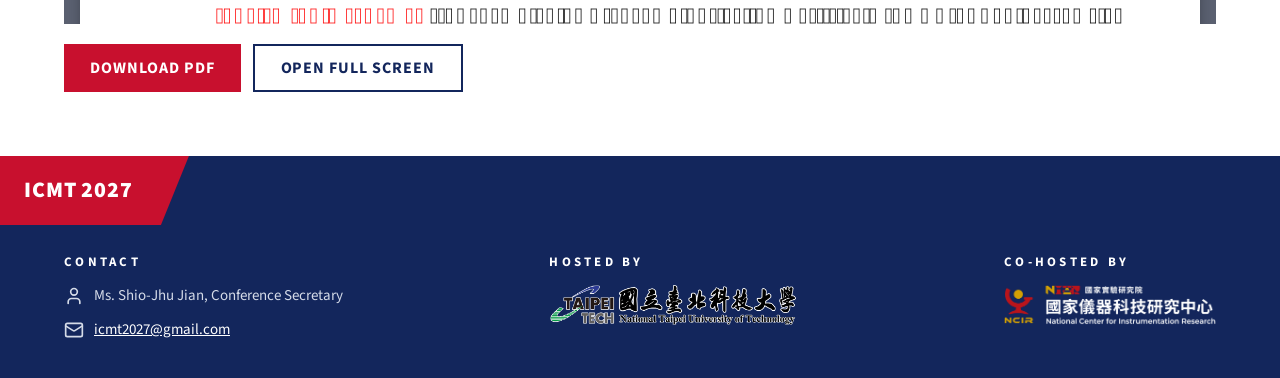
<file: conference-venue.html>
<!doctype html>
<html lang="en">
<head>
  <meta charset="utf-8">
  <meta name="viewport" content="width=device-width, initial-scale=1">
  <title>Conference Venue | ICMT 2027</title>
  <meta name="description" content="Conference Venue for ICMT 2027, the 30th International Conference on Mechatronics Technology, 27–30 October 2027 in Taipei, Taiwan.">
  <link rel="icon" type="image/png" href="images/favicon.png">
  <link rel="preconnect" href="https://fonts.googleapis.com">
  <link rel="preconnect" href="https://fonts.gstatic.com" crossorigin>
  <link rel="stylesheet" href="https://fonts.googleapis.com/css2?family=Source+Sans+3:wght@400;600;700;900&display=swap">
  <link rel="stylesheet" href="css/style.css?v=20261126">
</head>
<body>

<header class="site-header">
  <div class="container header-top">
    <a class="brand" href="index.html">
      <img class="brand-logo" src="images/logo-icmt2027.jpg" alt="ICMT 2027 logo">
      <span class="brand-text">
        <span class="brand-name">ICMT 2027</span>
        <span class="brand-sub">30th International Conference on Mechatronics Technology</span>
      </span>
    </a>
    <div class="header-meta">27–30 October 2027 · Taipei, Taiwan</div>
  </div>
  <nav class="site-nav" aria-label="Main">
    <ul class="container nav-list">
      <li><a class="nav-link" href="index.html">ABOUT</a></li>
      <li><a class="nav-link" href="authors-information.html">AUTHORS</a></li>
      <li><a class="nav-link" href="conference-committee.html">COMMITTEE</a></li>
      <li><a class="nav-link" href="speakers-info.html">SPEAKERS</a></li>
      <li><a class="nav-link" href="agenda-overview.html">AGENDA</a></li>
      <li><a class="nav-link" href="sponsors-information.html">SPONSORS</a></li>
      <li><a class="nav-link" href="conference-venue.html" aria-current="page">VENUE</a></li>
      <li class="nav-more">
        <button class="nav-link nav-more-btn" type="button" aria-expanded="false" aria-controls="nav-sub">OTHER</button>
        <ul class="nav-sub" id="nav-sub">
          <li><a href="news.html">NEWS</a></li>
          <li><a href="https://www.icmt2026.org/" target="_blank" rel="noopener">ICMT 2026<span class="nav-ext" aria-hidden="true">&#8599;</span></a></li>
        </ul>
      </li>
    </ul>
  </nav>
</header>

<div class="news-strip" data-news-strip></div>

<main>
  <section class="page-band">
    <div class="container band-inner">
      <h1 class="band-title">CONFERENCE VENUE</h1>
    </div>
  </section>

  <nav class="section-nav" aria-label="On this page">
    <button class="section-nav-toggle" type="button" aria-expanded="false" aria-label="Jump to section">
      <svg aria-hidden="true" width="22" height="22" viewBox="0 0 24 24" fill="none" stroke="currentColor" stroke-width="2.2" stroke-linecap="round"><path d="M4 6h16M4 12h16M4 18h16"/></svg>
    </button>
    <ul>
      <li><a href="#venue"><span class="sn-dot" aria-hidden="true"></span><span class="sn-label">VENUE &amp; MAP</span></a></li>
      <li><a href="#transportation"><span class="sn-dot" aria-hidden="true"></span><span class="sn-label">TRANSPORTATION</span></a></li>
      <li><a href="#visa"><span class="sn-dot" aria-hidden="true"></span><span class="sn-label">VISA &amp; ENTRY</span></a></li>
    </ul>
  </nav>

  <section class="container venue-section" id="venue">
    <h2 class="section-title">CONFERENCE VENUE</h2>
    <div class="section-rule"></div>
    <div class="venue-grid">
      <div class="venue-card">
        <div class="section-label">VENUE</div>
        <p class="venue-name">National Taipei University of Technology (Taipei Tech)</p>
        <dl class="venue-facts">
          <dt>Address</dt>
          <dd>No. 1, Sec. 3, Zhongxiao E. Rd., Da'an Dist., Taipei 10608, Taiwan</dd>
          <dt>Metro (MRT)</dt>
          <dd>Zhongxiao Xinsheng Station, Exit 4 (Blue and Orange lines), next to the campus</dd>
          <dt>Taxi</dt>
          <dd>Ask for the Zhongxiao East Road main gate of Taipei Tech</dd>
          <dt>Session rooms</dt>
          <dd>Rooms on campus will be announced with the conference program.</dd>
        </dl>
        <a class="btn btn-outline" href="https://www.google.com/maps/search/?api=1&amp;query=%E5%9C%8B%E7%AB%8B%E8%87%BA%E5%8C%97%E7%A7%91%E6%8A%80%E5%A4%A7%E5%AD%B8" target="_blank" rel="noopener">OPEN IN GOOGLE MAPS</a>
      </div>
      <div class="venue-map">
        <iframe title="Map of National Taipei University of Technology" src="https://www.google.com/maps?q=%E5%9C%8B%E7%AB%8B%E8%87%BA%E5%8C%97%E7%A7%91%E6%8A%80%E5%A4%A7%E5%AD%B8&amp;hl=en&amp;z=16&amp;output=embed" loading="lazy" referrerpolicy="no-referrer-when-downgrade" allowfullscreen></iframe>
      </div>
    </div>
  </section>

  <section class="venue-band" id="transportation">
    <div class="container venue-section">
      <h2 class="section-title">TRANSPORTATION</h2>
      <div class="section-rule"></div>
      <p class="venue-lead">How to reach Taipei and the venue from Taiwan's international airports, by MRT, High Speed Rail or taxi. Use the arrows (or swipe on a phone) to turn the pages.</p>
      <div class="pdf-viewer" data-src="docs/ICMT2027_Transportation_Guide.pdf?v=20261126" data-mode="slides"></div>
      <div class="pdf-actions">
        <a class="btn btn-primary" href="docs/ICMT2027_Transportation_Guide.pdf?v=20261126" download="ICMT2027_Transportation_Guide.pdf">DOWNLOAD PDF</a>
        <a class="btn btn-outline" href="docs/ICMT2027_Transportation_Guide.pdf?v=20261126" target="_blank" rel="noopener">OPEN FULL SCREEN</a>
      </div>
    </div>
  </section>

  <section class="container venue-section" id="visa">
    <h2 class="section-title">VISA &amp; ENTRY</h2>
    <div class="section-rule"></div>
    <p class="venue-lead">Entry options for international participants by nationality, including visa-exempt entry, eVisa and visitor visa, with a quick reference table in the Appendix. Information is as of November 2026; please check the official websites again before you travel. Invitation letters can be requested from <a href="mailto:icmt2027@gmail.com">icmt2027@gmail.com</a>.</p>
    <div class="pdf-viewer" data-src="docs/ICMT2027_Visa_Entry_Guide.pdf?v=20261124" data-mode="scroll"></div>
    <div class="pdf-actions">
      <a class="btn btn-primary" href="docs/ICMT2027_Visa_Entry_Guide.pdf?v=20261124" download="ICMT2027_Visa_Entry_Guide.pdf">DOWNLOAD PDF</a>
      <a class="btn btn-outline" href="docs/ICMT2027_Visa_Entry_Guide.pdf?v=20261124" target="_blank" rel="noopener">OPEN FULL SCREEN</a>
    </div>
  </section>
</main>

<footer class="site-footer">
  <div class="footer-bar">
    <div class="footer-tag">ICMT 2027</div>
  </div>
  <div class="container footer-body">
    <div class="contact">
      <div class="section-label">CONTACT</div>
      <div class="contact-row">
        <svg aria-hidden="true" width="20" height="20" viewBox="0 0 24 24" fill="none" stroke="currentColor" stroke-width="2" stroke-linecap="round" stroke-linejoin="round"><path d="M19 21v-2a4 4 0 0 0-4-4H9a4 4 0 0 0-4 4v2"/><circle cx="12" cy="7" r="4"/></svg>
        <span>Ms. Shio-Jhu Jian, Conference Secretary</span>
      </div>
      <div class="contact-row">
        <svg aria-hidden="true" width="20" height="20" viewBox="0 0 24 24" fill="none" stroke="currentColor" stroke-width="2" stroke-linecap="round" stroke-linejoin="round"><rect x="2" y="4" width="20" height="16" rx="2"/><path d="m22 7-8.97 5.7a1.94 1.94 0 0 1-2.06 0L2 7"/></svg>
        <a href="mailto:icmt2027@gmail.com">icmt2027@gmail.com</a>
      </div>
    </div>
    <div class="footer-host">
      <div class="section-label">HOSTED BY</div>
      <img src="images/logo-taipeitech-white.png" width="900" height="145" alt="National Taipei University of Technology (Taipei Tech)">
    </div>
    <div class="footer-host">
      <div class="section-label">CO-HOSTED BY</div>
      <img src="images/logo-ncir-white.png" width="900" height="170" alt="National Center for Instrumentation Research (NCIR), National Institutes of Applied Research">
    </div>
  </div>
</footer>

<script src="js/news.js?v=20261126" defer></script>
<script src="js/nav.js?v=20261126" defer></script>
<script type="module" src="js/pdf-viewer.js?v=20261124a"></script>
<script src="js/section-nav.js?v=20261124b" defer></script>
</body>
</html>
</file>
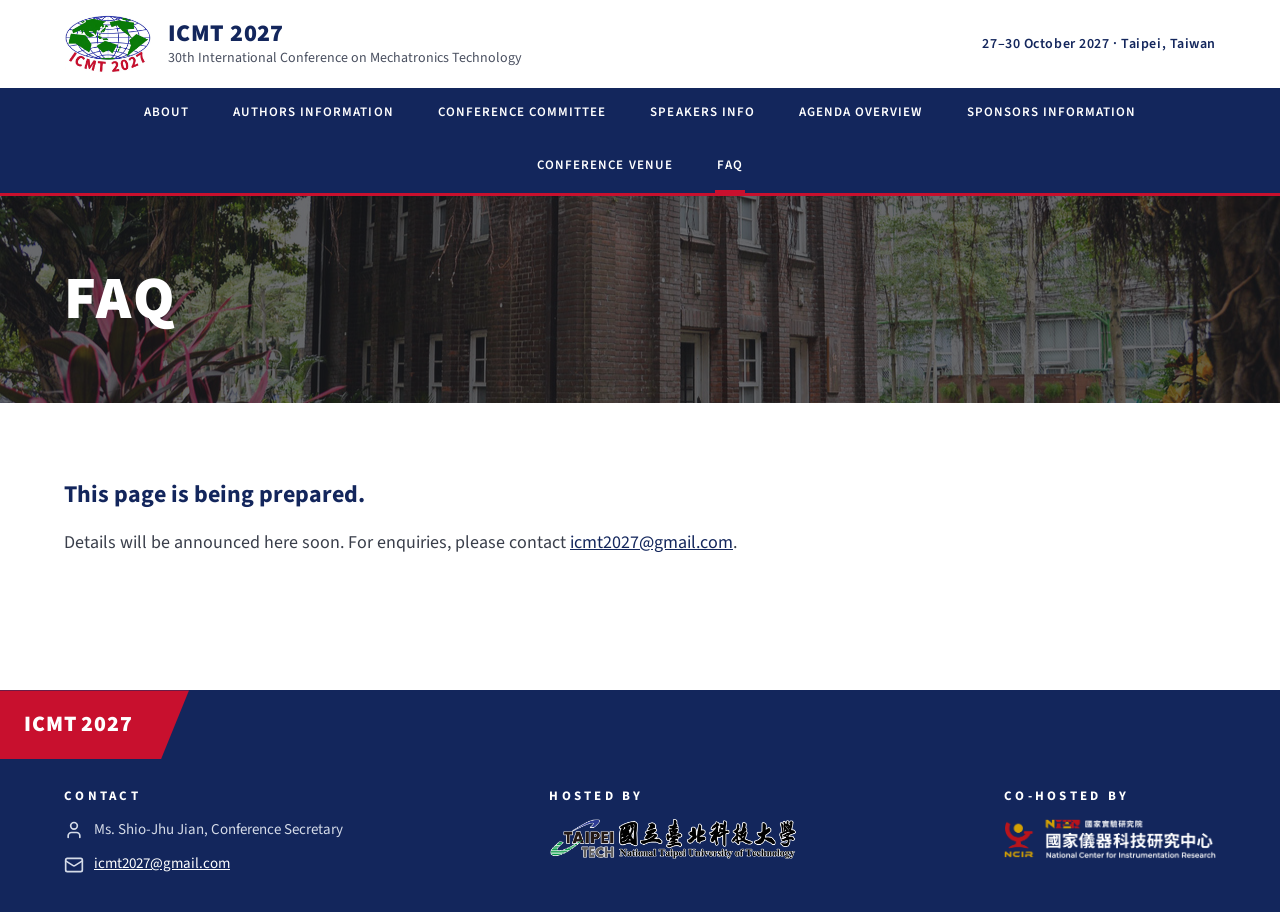
<file: faq.html>
<!doctype html>
<html lang="en">
<head>
  <meta charset="utf-8">
  <meta name="viewport" content="width=device-width, initial-scale=1">
  <title>FAQ | ICMT 2027</title>
  <meta name="description" content="FAQ for ICMT 2027, the 30th International Conference on Mechatronics Technology, 27–30 October 2027 in Taipei, Taiwan.">
  <link rel="icon" type="image/png" href="images/favicon.png">
  <link rel="preconnect" href="https://fonts.googleapis.com">
  <link rel="preconnect" href="https://fonts.gstatic.com" crossorigin>
  <link rel="stylesheet" href="https://fonts.googleapis.com/css2?family=Source+Sans+3:wght@400;600;700;900&display=swap">
  <link rel="stylesheet" href="css/style.css?v=20261124c">
</head>
<body>

<header class="site-header">
  <div class="container header-top">
    <a class="brand" href="index.html">
      <img class="brand-logo" src="images/logo-icmt2027.jpg" alt="ICMT 2027 logo">
      <span class="brand-text">
        <span class="brand-name">ICMT 2027</span>
        <span class="brand-sub">30th International Conference on Mechatronics Technology</span>
      </span>
    </a>
    <div class="header-meta">27–30 October 2027 · Taipei, Taiwan</div>
  </div>
  <nav class="site-nav" aria-label="Main">
    <ul class="container nav-list">
      <li><a class="nav-link" href="index.html">ABOUT</a></li>
      <li><a class="nav-link" href="authors-information.html">AUTHORS INFORMATION</a></li>
      <li><a class="nav-link" href="conference-committee.html">CONFERENCE COMMITTEE</a></li>
      <li><a class="nav-link" href="speakers-info.html">SPEAKERS INFO</a></li>
      <li><a class="nav-link" href="agenda-overview.html">AGENDA OVERVIEW</a></li>
      <li><a class="nav-link" href="sponsors-information.html">SPONSORS INFORMATION</a></li>
      <li><a class="nav-link" href="conference-venue.html">CONFERENCE VENUE</a></li>
      <li><a class="nav-link" href="faq.html" aria-current="page">FAQ</a></li>
    </ul>
  </nav>
</header>

<div class="news-strip" data-news-strip></div>

<main>
  <section class="page-band">
    <div class="container band-inner">
      <h1 class="band-title">FAQ</h1>
    </div>
  </section>

  <section class="container placeholder">
    <p class="placeholder-lead">This page is being prepared.</p>
    <p>Details will be announced here soon. For enquiries, please contact <a href="mailto:icmt2027@gmail.com">icmt2027@gmail.com</a>.</p>
  </section>
</main>

<footer class="site-footer">
  <div class="footer-bar">
    <div class="footer-tag">ICMT 2027</div>
  </div>
  <div class="container footer-body">
    <div class="contact">
      <div class="section-label">CONTACT</div>
      <div class="contact-row">
        <svg aria-hidden="true" width="20" height="20" viewBox="0 0 24 24" fill="none" stroke="currentColor" stroke-width="2" stroke-linecap="round" stroke-linejoin="round"><path d="M19 21v-2a4 4 0 0 0-4-4H9a4 4 0 0 0-4 4v2"/><circle cx="12" cy="7" r="4"/></svg>
        <span>Ms. Shio-Jhu Jian, Conference Secretary</span>
      </div>
      <div class="contact-row">
        <svg aria-hidden="true" width="20" height="20" viewBox="0 0 24 24" fill="none" stroke="currentColor" stroke-width="2" stroke-linecap="round" stroke-linejoin="round"><rect x="2" y="4" width="20" height="16" rx="2"/><path d="m22 7-8.97 5.7a1.94 1.94 0 0 1-2.06 0L2 7"/></svg>
        <a href="mailto:icmt2027@gmail.com">icmt2027@gmail.com</a>
      </div>
    </div>
    <div class="footer-host">
      <div class="section-label">HOSTED BY</div>
      <img src="images/logo-taipeitech-white.png" width="900" height="145" alt="National Taipei University of Technology (Taipei Tech)">
    </div>
    <div class="footer-host">
      <div class="section-label">CO-HOSTED BY</div>
      <img src="images/logo-ncir-white.png" width="900" height="170" alt="National Center for Instrumentation Research (NCIR), National Institutes of Applied Research">
    </div>
  </div>
</footer>

<script src="js/news.js?v=20261124c" defer></script>
</body>
</html>
</file>
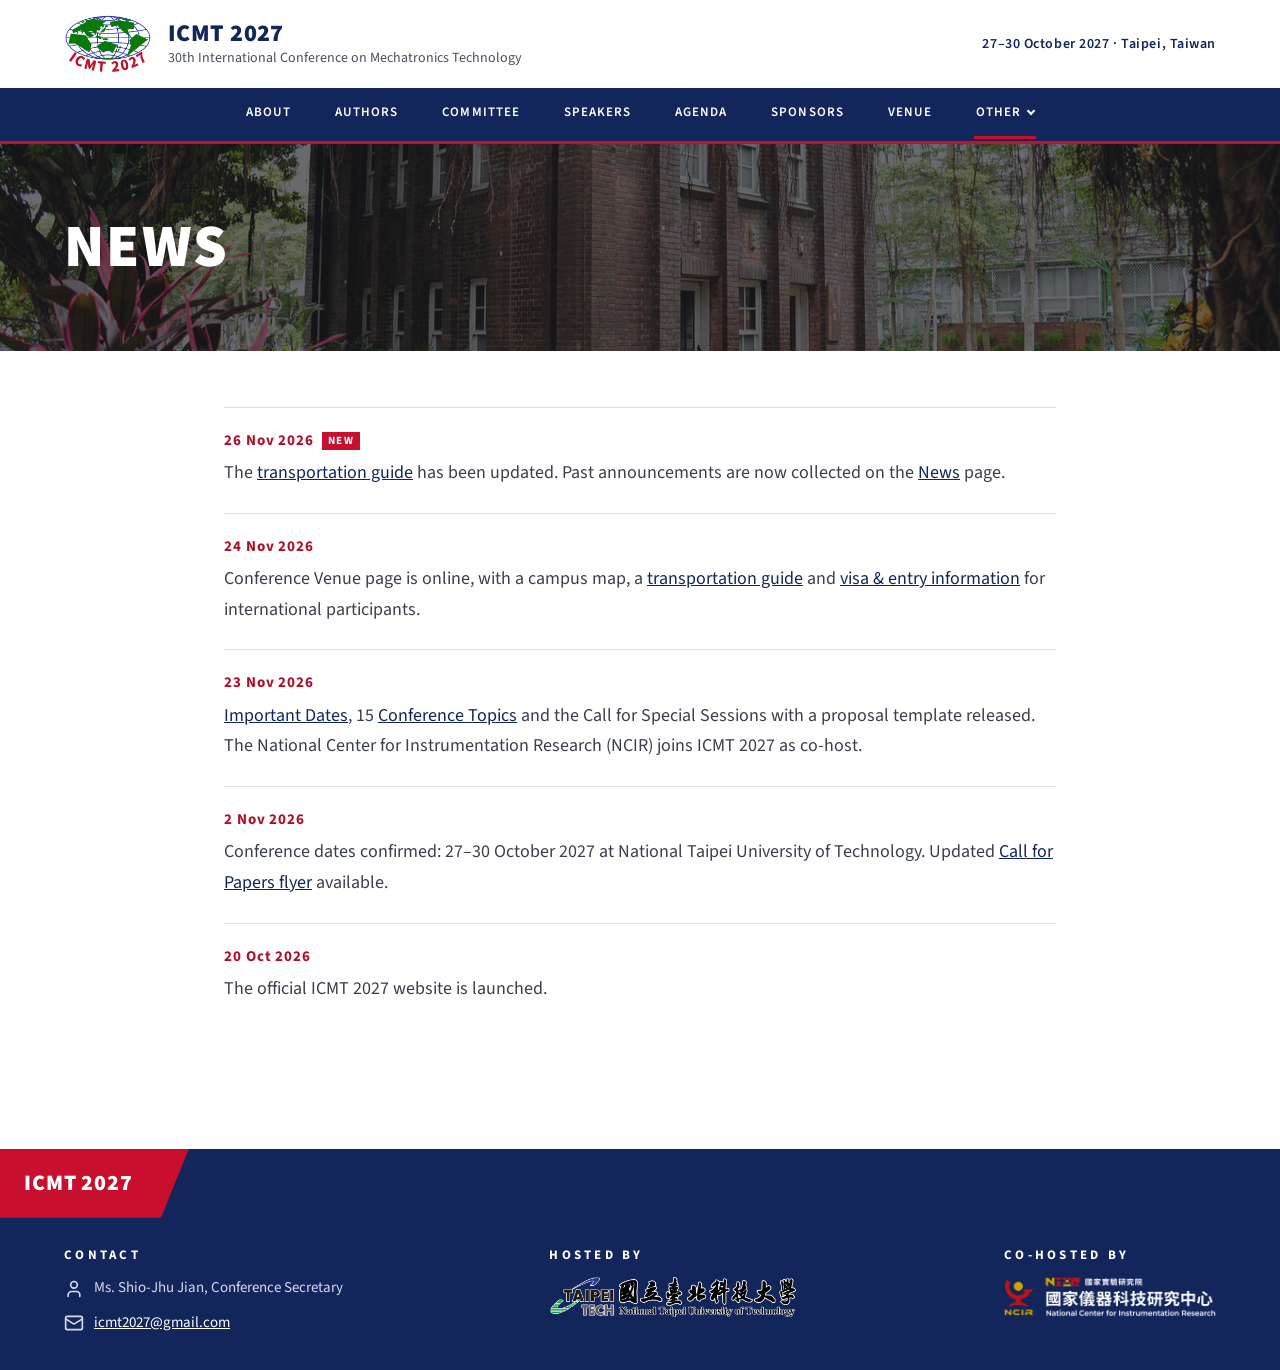
<file: news.html>
<!doctype html>
<html lang="en">
<head>
  <meta charset="utf-8">
  <meta name="viewport" content="width=device-width, initial-scale=1">
  <title>News | ICMT 2027</title>
  <meta name="description" content="News and announcements for ICMT 2027, the 30th International Conference on Mechatronics Technology, 27–30 October 2027 in Taipei, Taiwan.">
  <link rel="icon" type="image/png" href="images/favicon.png">
  <link rel="preconnect" href="https://fonts.googleapis.com">
  <link rel="preconnect" href="https://fonts.gstatic.com" crossorigin>
  <link rel="stylesheet" href="https://fonts.googleapis.com/css2?family=Source+Sans+3:wght@400;600;700;900&display=swap">
  <link rel="stylesheet" href="css/style.css?v=20261126">
</head>
<body>

<header class="site-header">
  <div class="container header-top">
    <a class="brand" href="index.html">
      <img class="brand-logo" src="images/logo-icmt2027.jpg" alt="ICMT 2027 logo">
      <span class="brand-text">
        <span class="brand-name">ICMT 2027</span>
        <span class="brand-sub">30th International Conference on Mechatronics Technology</span>
      </span>
    </a>
    <div class="header-meta">27–30 October 2027 · Taipei, Taiwan</div>
  </div>
  <nav class="site-nav" aria-label="Main">
    <ul class="container nav-list">
      <li><a class="nav-link" href="index.html">ABOUT</a></li>
      <li><a class="nav-link" href="authors-information.html">AUTHORS</a></li>
      <li><a class="nav-link" href="conference-committee.html">COMMITTEE</a></li>
      <li><a class="nav-link" href="speakers-info.html">SPEAKERS</a></li>
      <li><a class="nav-link" href="agenda-overview.html">AGENDA</a></li>
      <li><a class="nav-link" href="sponsors-information.html">SPONSORS</a></li>
      <li><a class="nav-link" href="conference-venue.html">VENUE</a></li>
      <li class="nav-more is-current">
        <button class="nav-link nav-more-btn" type="button" aria-expanded="false" aria-controls="nav-sub">OTHER</button>
        <ul class="nav-sub" id="nav-sub">
          <li><a href="news.html" aria-current="page">NEWS</a></li>
          <li><a href="https://www.icmt2026.org/" target="_blank" rel="noopener">ICMT 2026<span class="nav-ext" aria-hidden="true">&#8599;</span></a></li>
        </ul>
      </li>
    </ul>
  </nav>
</header>

<div class="news-strip" data-news-strip></div>

<main>
  <section class="page-band">
    <div class="container band-inner">
      <h1 class="band-title">NEWS</h1>
    </div>
  </section>

  <section class="container news-page">
    <ol class="news-list news-list-full" data-news-list></ol>
  </section>
</main>

<footer class="site-footer">
  <div class="footer-bar">
    <div class="footer-tag">ICMT 2027</div>
  </div>
  <div class="container footer-body">
    <div class="contact">
      <div class="section-label">CONTACT</div>
      <div class="contact-row">
        <svg aria-hidden="true" width="20" height="20" viewBox="0 0 24 24" fill="none" stroke="currentColor" stroke-width="2" stroke-linecap="round" stroke-linejoin="round"><path d="M19 21v-2a4 4 0 0 0-4-4H9a4 4 0 0 0-4 4v2"/><circle cx="12" cy="7" r="4"/></svg>
        <span>Ms. Shio-Jhu Jian, Conference Secretary</span>
      </div>
      <div class="contact-row">
        <svg aria-hidden="true" width="20" height="20" viewBox="0 0 24 24" fill="none" stroke="currentColor" stroke-width="2" stroke-linecap="round" stroke-linejoin="round"><rect x="2" y="4" width="20" height="16" rx="2"/><path d="m22 7-8.97 5.7a1.94 1.94 0 0 1-2.06 0L2 7"/></svg>
        <a href="mailto:icmt2027@gmail.com">icmt2027@gmail.com</a>
      </div>
    </div>
    <div class="footer-host">
      <div class="section-label">HOSTED BY</div>
      <img src="images/logo-taipeitech-white.png" width="900" height="145" alt="National Taipei University of Technology (Taipei Tech)">
    </div>
    <div class="footer-host">
      <div class="section-label">CO-HOSTED BY</div>
      <img src="images/logo-ncir-white.png" width="900" height="170" alt="National Center for Instrumentation Research (NCIR), National Institutes of Applied Research">
    </div>
  </div>
</footer>

<script src="js/news.js?v=20261126" defer></script>
<script src="js/nav.js?v=20261126" defer></script>
</body>
</html>
</file>
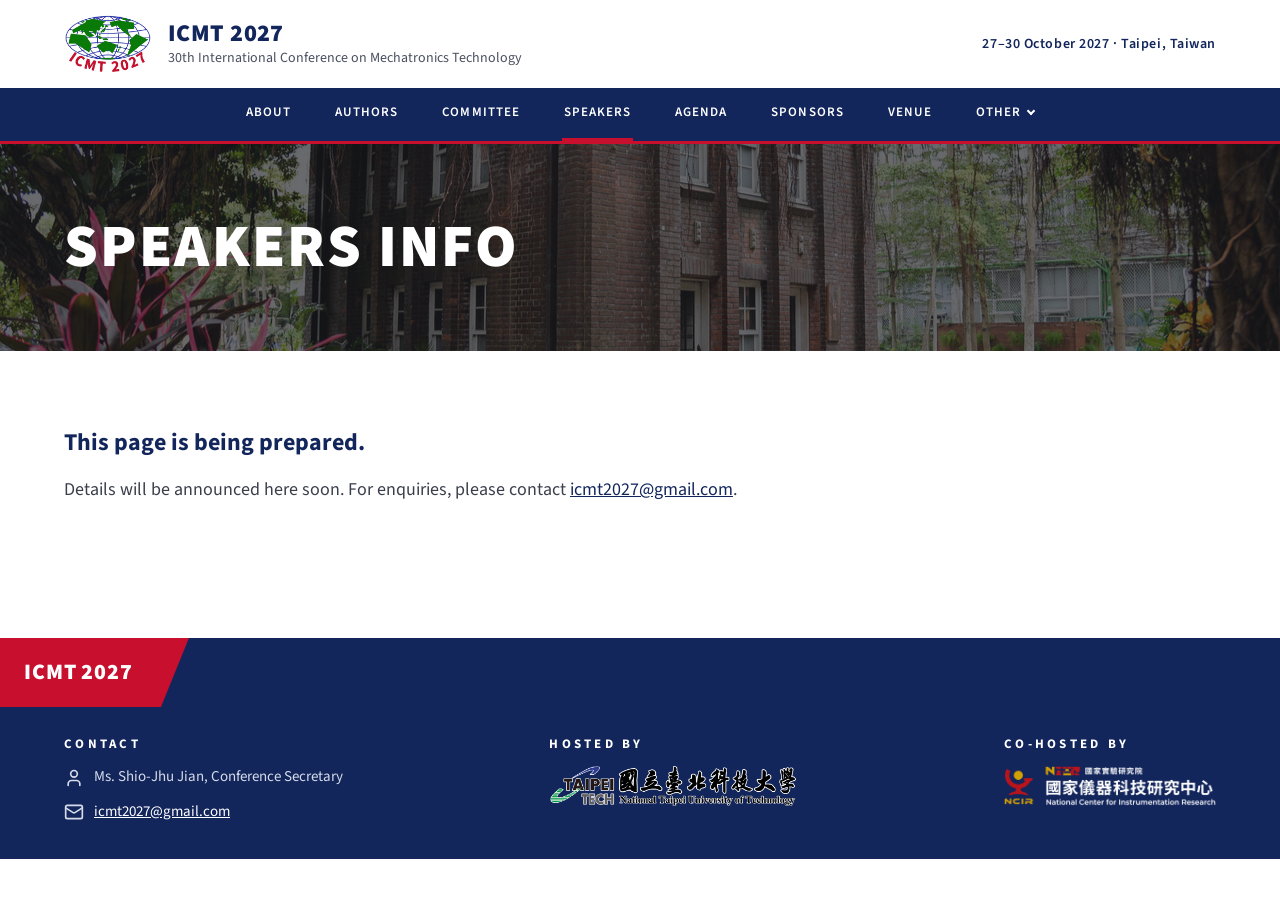
<file: speakers-info.html>
<!doctype html>
<html lang="en">
<head>
  <meta charset="utf-8">
  <meta name="viewport" content="width=device-width, initial-scale=1">
  <title>Speakers Info | ICMT 2027</title>
  <meta name="description" content="Speakers Info for ICMT 2027, the 30th International Conference on Mechatronics Technology, 27–30 October 2027 in Taipei, Taiwan.">
  <link rel="icon" type="image/png" href="images/favicon.png">
  <link rel="preconnect" href="https://fonts.googleapis.com">
  <link rel="preconnect" href="https://fonts.gstatic.com" crossorigin>
  <link rel="stylesheet" href="https://fonts.googleapis.com/css2?family=Source+Sans+3:wght@400;600;700;900&display=swap">
  <link rel="stylesheet" href="css/style.css?v=20261126">
</head>
<body>

<header class="site-header">
  <div class="container header-top">
    <a class="brand" href="index.html">
      <img class="brand-logo" src="images/logo-icmt2027.jpg" alt="ICMT 2027 logo">
      <span class="brand-text">
        <span class="brand-name">ICMT 2027</span>
        <span class="brand-sub">30th International Conference on Mechatronics Technology</span>
      </span>
    </a>
    <div class="header-meta">27–30 October 2027 · Taipei, Taiwan</div>
  </div>
  <nav class="site-nav" aria-label="Main">
    <ul class="container nav-list">
      <li><a class="nav-link" href="index.html">ABOUT</a></li>
      <li><a class="nav-link" href="authors-information.html">AUTHORS</a></li>
      <li><a class="nav-link" href="conference-committee.html">COMMITTEE</a></li>
      <li><a class="nav-link" href="speakers-info.html" aria-current="page">SPEAKERS</a></li>
      <li><a class="nav-link" href="agenda-overview.html">AGENDA</a></li>
      <li><a class="nav-link" href="sponsors-information.html">SPONSORS</a></li>
      <li><a class="nav-link" href="conference-venue.html">VENUE</a></li>
      <li class="nav-more">
        <button class="nav-link nav-more-btn" type="button" aria-expanded="false" aria-controls="nav-sub">OTHER</button>
        <ul class="nav-sub" id="nav-sub">
          <li><a href="news.html">NEWS</a></li>
          <li><a href="https://www.icmt2026.org/" target="_blank" rel="noopener">ICMT 2026<span class="nav-ext" aria-hidden="true">&#8599;</span></a></li>
        </ul>
      </li>
    </ul>
  </nav>
</header>

<div class="news-strip" data-news-strip></div>

<main>
  <section class="page-band">
    <div class="container band-inner">
      <h1 class="band-title">SPEAKERS INFO</h1>
    </div>
  </section>

  <section class="container placeholder">
    <p class="placeholder-lead">This page is being prepared.</p>
    <p>Details will be announced here soon. For enquiries, please contact <a href="mailto:icmt2027@gmail.com">icmt2027@gmail.com</a>.</p>
  </section>
</main>

<footer class="site-footer">
  <div class="footer-bar">
    <div class="footer-tag">ICMT 2027</div>
  </div>
  <div class="container footer-body">
    <div class="contact">
      <div class="section-label">CONTACT</div>
      <div class="contact-row">
        <svg aria-hidden="true" width="20" height="20" viewBox="0 0 24 24" fill="none" stroke="currentColor" stroke-width="2" stroke-linecap="round" stroke-linejoin="round"><path d="M19 21v-2a4 4 0 0 0-4-4H9a4 4 0 0 0-4 4v2"/><circle cx="12" cy="7" r="4"/></svg>
        <span>Ms. Shio-Jhu Jian, Conference Secretary</span>
      </div>
      <div class="contact-row">
        <svg aria-hidden="true" width="20" height="20" viewBox="0 0 24 24" fill="none" stroke="currentColor" stroke-width="2" stroke-linecap="round" stroke-linejoin="round"><rect x="2" y="4" width="20" height="16" rx="2"/><path d="m22 7-8.97 5.7a1.94 1.94 0 0 1-2.06 0L2 7"/></svg>
        <a href="mailto:icmt2027@gmail.com">icmt2027@gmail.com</a>
      </div>
    </div>
    <div class="footer-host">
      <div class="section-label">HOSTED BY</div>
      <img src="images/logo-taipeitech-white.png" width="900" height="145" alt="National Taipei University of Technology (Taipei Tech)">
    </div>
    <div class="footer-host">
      <div class="section-label">CO-HOSTED BY</div>
      <img src="images/logo-ncir-white.png" width="900" height="170" alt="National Center for Instrumentation Research (NCIR), National Institutes of Applied Research">
    </div>
  </div>
</footer>

<script src="js/news.js?v=20261126" defer></script>
<script src="js/nav.js?v=20261126" defer></script>
</body>
</html>
</file>
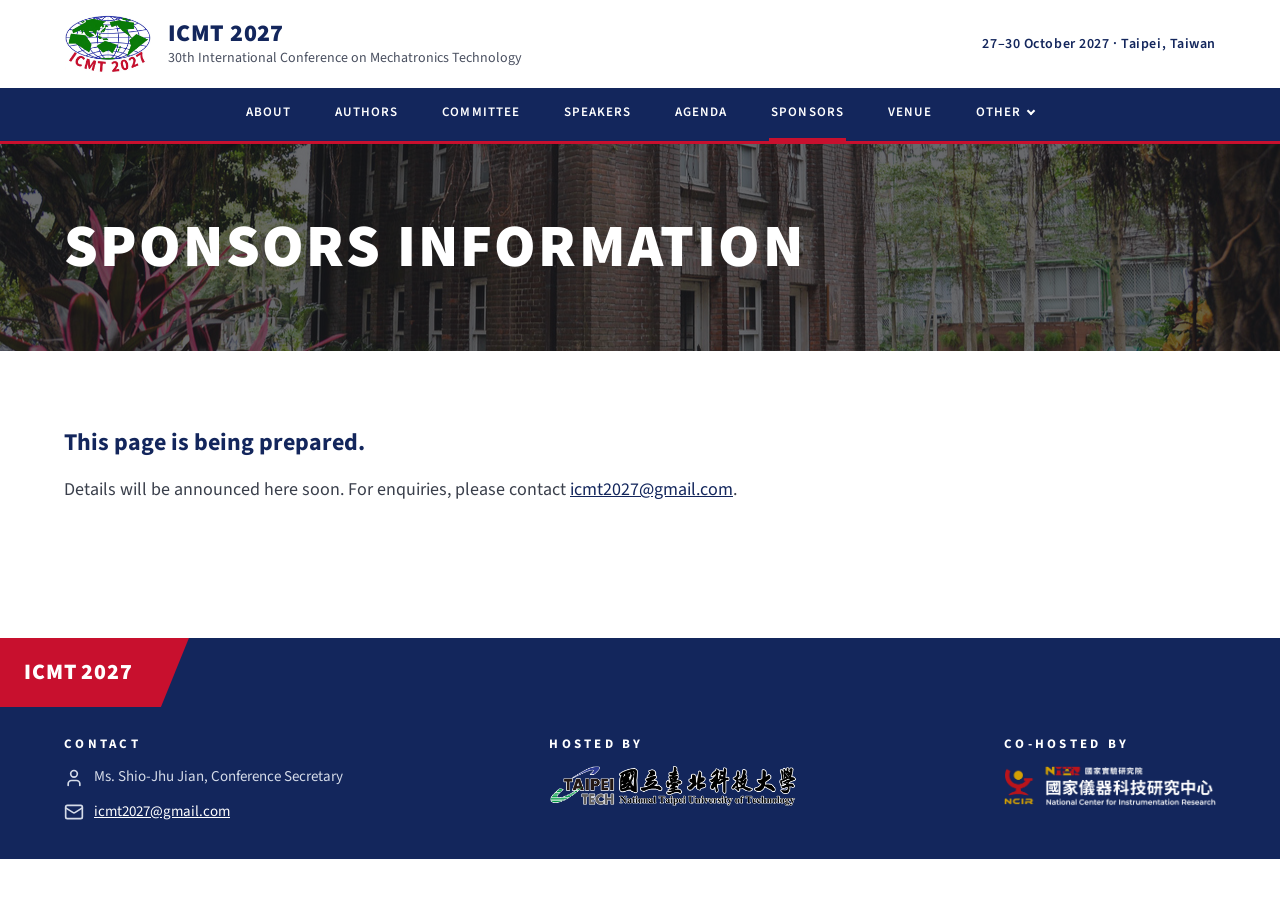
<file: sponsors-information.html>
<!doctype html>
<html lang="en">
<head>
  <meta charset="utf-8">
  <meta name="viewport" content="width=device-width, initial-scale=1">
  <title>Sponsors Information | ICMT 2027</title>
  <meta name="description" content="Sponsors Information for ICMT 2027, the 30th International Conference on Mechatronics Technology, 27–30 October 2027 in Taipei, Taiwan.">
  <link rel="icon" type="image/png" href="images/favicon.png">
  <link rel="preconnect" href="https://fonts.googleapis.com">
  <link rel="preconnect" href="https://fonts.gstatic.com" crossorigin>
  <link rel="stylesheet" href="https://fonts.googleapis.com/css2?family=Source+Sans+3:wght@400;600;700;900&display=swap">
  <link rel="stylesheet" href="css/style.css?v=20261126">
</head>
<body>

<header class="site-header">
  <div class="container header-top">
    <a class="brand" href="index.html">
      <img class="brand-logo" src="images/logo-icmt2027.jpg" alt="ICMT 2027 logo">
      <span class="brand-text">
        <span class="brand-name">ICMT 2027</span>
        <span class="brand-sub">30th International Conference on Mechatronics Technology</span>
      </span>
    </a>
    <div class="header-meta">27–30 October 2027 · Taipei, Taiwan</div>
  </div>
  <nav class="site-nav" aria-label="Main">
    <ul class="container nav-list">
      <li><a class="nav-link" href="index.html">ABOUT</a></li>
      <li><a class="nav-link" href="authors-information.html">AUTHORS</a></li>
      <li><a class="nav-link" href="conference-committee.html">COMMITTEE</a></li>
      <li><a class="nav-link" href="speakers-info.html">SPEAKERS</a></li>
      <li><a class="nav-link" href="agenda-overview.html">AGENDA</a></li>
      <li><a class="nav-link" href="sponsors-information.html" aria-current="page">SPONSORS</a></li>
      <li><a class="nav-link" href="conference-venue.html">VENUE</a></li>
      <li class="nav-more">
        <button class="nav-link nav-more-btn" type="button" aria-expanded="false" aria-controls="nav-sub">OTHER</button>
        <ul class="nav-sub" id="nav-sub">
          <li><a href="news.html">NEWS</a></li>
          <li><a href="https://www.icmt2026.org/" target="_blank" rel="noopener">ICMT 2026<span class="nav-ext" aria-hidden="true">&#8599;</span></a></li>
        </ul>
      </li>
    </ul>
  </nav>
</header>

<div class="news-strip" data-news-strip></div>

<main>
  <section class="page-band">
    <div class="container band-inner">
      <h1 class="band-title">SPONSORS INFORMATION</h1>
    </div>
  </section>

  <section class="container placeholder">
    <p class="placeholder-lead">This page is being prepared.</p>
    <p>Details will be announced here soon. For enquiries, please contact <a href="mailto:icmt2027@gmail.com">icmt2027@gmail.com</a>.</p>
  </section>
</main>

<footer class="site-footer">
  <div class="footer-bar">
    <div class="footer-tag">ICMT 2027</div>
  </div>
  <div class="container footer-body">
    <div class="contact">
      <div class="section-label">CONTACT</div>
      <div class="contact-row">
        <svg aria-hidden="true" width="20" height="20" viewBox="0 0 24 24" fill="none" stroke="currentColor" stroke-width="2" stroke-linecap="round" stroke-linejoin="round"><path d="M19 21v-2a4 4 0 0 0-4-4H9a4 4 0 0 0-4 4v2"/><circle cx="12" cy="7" r="4"/></svg>
        <span>Ms. Shio-Jhu Jian, Conference Secretary</span>
      </div>
      <div class="contact-row">
        <svg aria-hidden="true" width="20" height="20" viewBox="0 0 24 24" fill="none" stroke="currentColor" stroke-width="2" stroke-linecap="round" stroke-linejoin="round"><rect x="2" y="4" width="20" height="16" rx="2"/><path d="m22 7-8.97 5.7a1.94 1.94 0 0 1-2.06 0L2 7"/></svg>
        <a href="mailto:icmt2027@gmail.com">icmt2027@gmail.com</a>
      </div>
    </div>
    <div class="footer-host">
      <div class="section-label">HOSTED BY</div>
      <img src="images/logo-taipeitech-white.png" width="900" height="145" alt="National Taipei University of Technology (Taipei Tech)">
    </div>
    <div class="footer-host">
      <div class="section-label">CO-HOSTED BY</div>
      <img src="images/logo-ncir-white.png" width="900" height="170" alt="National Center for Instrumentation Research (NCIR), National Institutes of Applied Research">
    </div>
  </div>
</footer>

<script src="js/news.js?v=20261126" defer></script>
<script src="js/nav.js?v=20261126" defer></script>
</body>
</html>
</file>
<file: css/style.css>
/* ICMT 2027 shared stylesheet */

:root {
  --navy: #13265C;
  --red: #C8102E;
  --red-text: #B00E28;
  --ground: #FFFFFF;
  --band: #EEF1F6;
  --line: #D9DEE8;
  --text: #2B2F38;
  --text-soft: #3A3F4B;
  --muted: #4A5060;
  --footer-muted: #D5DBE8;
  --overlay: rgba(28, 30, 34, 0.66);
  --container: 1200px;
  --gutter: 24px;
}

*, *::before, *::after { box-sizing: border-box; }

html { -webkit-text-size-adjust: 100%; }

body {
  margin: 0;
  background: var(--ground);
  color: var(--text);
  font-family: "Source Sans 3", "Noto Sans TC", "Microsoft JhengHei", sans-serif;
  line-height: 1.5;
}

img { max-width: 100%; height: auto; display: block; }

a { color: var(--navy); }
a:hover { color: var(--red); }

.container {
  max-width: var(--container);
  margin: 0 auto;
  padding-left: var(--gutter);
  padding-right: var(--gutter);
}

/* ---------- Header ---------- */

.site-header {
  position: sticky;   /* header and menu stay pinned to the top while scrolling */
  top: 0;
  z-index: 100;
  background: var(--ground);
  border-bottom: 3px solid var(--red);
}

.header-top {
  display: flex;
  flex-wrap: wrap;
  align-items: center;
  justify-content: space-between;
  gap: 12px 32px;
  padding-top: 14px;
  padding-bottom: 14px;
}

.brand {
  display: flex;
  align-items: center;
  gap: 16px;
  text-decoration: none;
}

.brand-logo { height: 60px; width: auto; }

.brand-text { display: flex; flex-direction: column; gap: 2px; }

.brand-name {
  font-size: 24px;
  font-weight: 900;
  color: var(--navy);
  letter-spacing: 0.02em;
  line-height: 1.1;
}

.brand-sub {
  font-size: 14px;
  color: var(--muted);
  line-height: 1.3;
}

.header-meta {
  font-size: 14px;
  font-weight: 600;
  color: var(--navy);
  letter-spacing: 0.04em;
}

/* ---------- Navigation ---------- */

.site-nav { background: var(--navy); }

.nav-list {
  list-style: none;
  margin: 0 auto;
  display: flex;
  flex-wrap: wrap;
  justify-content: center;
  gap: 0 40px;   /* short labels (2026-11-26), so the items can breathe */
}

.nav-link {
  display: block;
  padding: 15px 2px;
  color: #FFFFFF;
  font-size: 13px;
  font-weight: 600;
  letter-spacing: 0.08em;
  text-decoration: none;
  white-space: nowrap;
  border-bottom: 3px solid transparent;
}

.nav-link:hover { color: #FFFFFF; border-bottom-color: var(--red); }

.nav-link[aria-current="page"] { border-bottom-color: var(--red); }

/* A menu item that is not open yet: visible, but not clickable.
   To enable a page, remove the "is-disabled" class, aria-disabled and tabindex from its link. */
.nav-link.is-disabled {
  pointer-events: none;
  cursor: default;
}

/* Tablets: tighter spacing so the menu still fits on one row */
@media (max-width: 980px) {
  .nav-list { gap: 0 24px; }
}

/* Phone: the menu stays one horizontal row and scrolls sideways */
@media (max-width: 760px) {
  .nav-list {
    flex-wrap: nowrap;
    justify-content: flex-start;
    gap: 0 22px;
    overflow-x: auto;
    -webkit-overflow-scrolling: touch;
    scrollbar-width: none;
  }
  .nav-list::-webkit-scrollbar { display: none; }
  .brand-logo { height: 48px; }
  .brand-name { font-size: 21px; }
  .header-meta { display: none; }   /* phone: keep the pinned header short; the date is shown in the hero */
  .header-top { padding-top: 10px; padding-bottom: 10px; }
}

/* ---------- Hero (home) and page band ---------- */

.hero,
.page-band {
  position: relative;
  background-image: url("../images/hero-campus.jpg");
  background-size: cover;
  background-position: center 45%;
  color: #FFFFFF;
}

.hero::before,
.page-band::before {
  content: "";
  position: absolute;
  inset: 0;
  background: var(--overlay);
}

.hero {
  min-height: 600px;
  display: flex;
  align-items: center;
}

.hero-inner,
.band-inner {
  position: relative;
  width: 100%;
  display: flex;
  flex-direction: column;
}

.hero-inner { gap: 20px; padding-top: 96px; padding-bottom: 96px; }
.band-inner { gap: 14px; padding-top: 72px; padding-bottom: 72px; }

.eyebrow {
  display: flex;
  align-items: center;
  gap: 14px;
  font-size: 16px;
  font-weight: 700;
  letter-spacing: 0.4em;
}

.eyebrow::before {
  content: "";
  width: 48px;
  height: 4px;
  background: var(--red);
  flex: none;
}

.hero-title {
  margin: 0;
  font-size: clamp(56px, 10vw, 120px);
  font-weight: 900;
  line-height: 0.95;
  letter-spacing: 0.01em;
}

.hero-sub {
  margin: 0;
  max-width: 760px;
  font-size: clamp(22px, 2.6vw, 34px);
  font-weight: 600;
  line-height: 1.25;
}

.hero-facts {
  display: flex;
  flex-wrap: wrap;
  gap: 16px 40px;
  margin-top: 16px;
}

.hero-fact {
  display: flex;
  align-items: center;
  gap: 12px;
  font-size: 22px;
  font-weight: 700;
}

.fact-icon {
  width: 44px;
  height: 44px;
  border-radius: 50%;
  background: var(--red);
  display: flex;
  align-items: center;
  justify-content: center;
  flex: none;
}

.band-title {
  margin: 0;
  font-size: clamp(36px, 5vw, 60px);
  font-weight: 900;
  letter-spacing: 0.04em;
  line-height: 1.05;
}

/* ---------- Key facts strip ---------- */

.facts-strip { background: var(--band); }

.facts-grid {
  display: grid;
  grid-template-columns: repeat(auto-fit, minmax(240px, 1fr));
  gap: 24px 48px;
  padding-top: 40px;
  padding-bottom: 40px;
}

.fact {
  display: flex;
  flex-direction: column;
  gap: 6px;
  border-top: 3px solid var(--red);
  padding-top: 16px;
}

.fact-label,
.section-label {
  font-size: 13px;
  font-weight: 700;
  letter-spacing: 0.25em;
  color: var(--red-text);
}

.fact-value {
  font-size: 26px;
  font-weight: 700;
  color: var(--navy);
}

/* ---------- About ---------- */

.about {
  display: flex;
  flex-wrap: wrap;
  align-items: flex-start;
  gap: 48px;
  padding-top: 80px;
  padding-bottom: 96px;
}

.about-text {
  flex: 999 1 560px;
  min-width: 0;
  display: flex;
  flex-direction: column;
  gap: 20px;
}

.section-title {
  margin: 0;
  font-size: 30px;
  font-weight: 900;
  letter-spacing: 0.12em;
  color: var(--navy);
}

.section-rule {
  width: 64px;
  height: 4px;
  background: var(--red);
}

.about-text p {
  margin: 0;
  font-size: 19px;
  line-height: 1.7;
  color: var(--text-soft);
}

.host-card {
  flex: 1 1 300px;
  min-width: 0;
  border: 1px solid var(--line);
  padding: 28px;
  display: flex;
  flex-direction: column;
  align-items: center;
  gap: 16px;
  text-align: center;
}

.host-card .section-label { letter-spacing: 0.3em; }

.host-card img { width: 100%; max-width: 320px; }

/* ---------- Authors Information ---------- */

.cfp {
  max-width: 920px;
  margin: 0 auto;
  padding: 56px var(--gutter) 88px;
  display: flex;
  flex-direction: column;
  gap: 28px;
}

.cfp-actions {
  display: flex;
  flex-wrap: wrap;
  justify-content: center;
  gap: 12px 16px;
}

.btn {
  display: inline-flex;
  align-items: center;
  gap: 10px;
  min-height: 48px;
  padding: 0 26px;
  font-size: 16px;
  font-weight: 700;
  letter-spacing: 0.06em;
  text-decoration: none;
}

.btn-primary { background: var(--red); color: #FFFFFF; }
.btn-primary:hover { background: #A50D26; color: #FFFFFF; }

.btn-outline { border: 2px solid var(--navy); color: var(--navy); }
.btn-outline:hover { background: var(--navy); color: #FFFFFF; }

.flyer-link { display: block; border: 1px solid var(--line); }

.cfp-hint {
  margin: 0;
  text-align: center;
  font-size: 15px;
  color: var(--muted);
}

/* ---------- Footer ---------- */

.site-footer { background: var(--navy); color: #FFFFFF; }

.footer-bar { display: flex; flex-wrap: wrap; align-items: stretch; }

.footer-tag {
  background: var(--red);
  padding: 18px 56px 18px var(--gutter);
  font-size: 22px;
  font-weight: 900;
  letter-spacing: 0.04em;
  clip-path: polygon(0 0, 100% 0, calc(100% - 28px) 100%, 0 100%);
}

.footer-body {
  display: flex;
  flex-wrap: wrap;
  justify-content: space-between;
  align-items: flex-start;
  gap: 28px 48px;
  padding-top: 28px;
  padding-bottom: 36px;
  font-size: 15px;
  color: var(--footer-muted);
}

.contact { display: flex; flex-direction: column; gap: 12px; }

.contact .section-label { color: #FFFFFF; }

.contact-row { display: flex; align-items: center; gap: 10px; }

.contact-row svg { flex: none; }

.contact-row a { color: #FFFFFF; }
.contact-row a:hover { color: var(--footer-muted); }

.footer-host {
  display: flex;
  flex-direction: column;
  align-items: flex-start;
  gap: 12px;
}

.footer-host .section-label { color: #FFFFFF; }

.footer-host img { width: auto; height: 40px; max-width: 100%; object-fit: contain; }   /* logos sized to sit with the 15px footer text */

/* ---------- CFP details (Authors Information) ---------- */

.cfp-info {
  display: flex;
  flex-direction: column;
  gap: 72px;
  padding-top: 72px;
  padding-bottom: 24px;
}

.cfp-row {
  display: flex;
  flex-direction: column;
  gap: 48px;
}

.dates-block,
.topics-block {
  display: flex;
  flex-direction: column;
  gap: 20px;
  min-width: 0;
}


/* Horizontal timeline: one line, dates alternate above and below */
.timeline-scroll { margin-top: 8px; }

.timeline {
  position: relative;
  list-style: none;
  margin: 0;
  height: 320px;
  --pad: 90px;               /* room for the first and last labels */
}

.timeline::before {            /* the line */
  content: "";
  position: absolute;
  left: 0;
  right: 10px;
  top: 50%;
  height: 3px;
  margin-top: -1.5px;
  background: var(--navy);
}

.timeline::after {             /* arrow head at the right end */
  content: "";
  position: absolute;
  right: 0;
  top: 50%;
  margin-top: -8px;
  border-left: 14px solid var(--navy);
  border-top: 8px solid transparent;
  border-bottom: 8px solid transparent;
}

/* Each date sits at --x (0 = first date, 1 = last date). The spacing is
   35% proportional to the real number of days and 65% even, so close
   dates (Sep 17 and Sep 20) stay readable. */
.tl-item {
  position: absolute;
  top: 0;
  bottom: 0;
  width: 0;
  left: calc(var(--pad) + (100% - 2 * var(--pad)) * var(--x));
}

.tl-item::before {             /* short tick from the dot to the label */
  content: "";
  position: absolute;
  left: 50%;
  width: 2px;
  height: 30px;
  margin-left: -1px;
  background: var(--navy);
}

.tl-item.is-up::before { bottom: 50%; }
.tl-item.is-down::before { top: 50%; }
.tl-item.is-both::before { top: 50%; margin-top: -30px; height: 60px; }   /* one tick through the dot, up and down */

.tl-dot {
  position: absolute;
  left: 50%;
  top: 50%;
  width: 18px;
  height: 18px;
  border-radius: 50%;
  background: var(--navy);
  box-shadow: 0 0 0 4px var(--ground);
  transform: translate(-50%, -50%);
  z-index: 1;
}

.tl-label {
  position: absolute;
  left: 50%;
  width: 190px;
  transform: translateX(-50%);
  display: flex;
  flex-direction: column;
  gap: 4px;
  text-align: center;
}

.tl-item.is-up .tl-label,
.tl-item.is-both .tl-up { bottom: calc(50% + 38px); }
.tl-item.is-down .tl-label,
.tl-item.is-both .tl-down { top: calc(50% + 38px); }

.tl-date {
  font-size: 19px;
  font-weight: 700;
  color: var(--navy);
  line-height: 1.2;
  white-space: nowrap;
}

.tl-what {
  font-size: 15px;
  color: var(--text-soft);
  line-height: 1.4;
}

/* Labels pushed to one side of their dot, for dates that sit close together */
.tl-label.tl-to-left { left: auto; right: -14px; transform: none; text-align: right; align-items: flex-end; }
.tl-label.tl-to-right { left: -14px; transform: none; text-align: left; align-items: flex-start; }

.tl-item.is-event .tl-dot { background: var(--red); width: 22px; height: 22px; }
.tl-item.is-event::before { background: var(--red); }
.tl-item.is-event .tl-date { color: var(--red-text); }

/* Narrow screens: keep the line horizontal and let it scroll sideways */
@media (max-width: 1180px) {
  .timeline-scroll {
    overflow-x: auto;
    -webkit-overflow-scrolling: touch;
    margin-left: calc(-1 * var(--gutter));
    margin-right: calc(-1 * var(--gutter));
    padding: 0 var(--gutter);
  }
  .timeline { min-width: 1120px; }
}

.special-card {
  background: var(--navy);
  color: #FFFFFF;
  border-top: 6px solid #F2B705;
  padding: 36px 40px;
  display: flex;
  flex-wrap: wrap;
  gap: 20px 56px;
}

.special-head {
  flex: 1 1 260px;
  display: flex;
  flex-direction: column;
  gap: 18px;
}

.special-body {
  flex: 999 1 420px;
  display: flex;
  flex-direction: column;
  gap: 20px;
}

.special-title {
  margin: 0;
  font-size: 26px;
  font-weight: 900;
  letter-spacing: 0.08em;
  line-height: 1.2;
}

.special-rule { width: 56px; height: 4px; background: #F2B705; }

.special-card p {
  margin: 0;
  font-size: 17px;
  line-height: 1.65;
  color: var(--footer-muted);
}

.special-card a { color: #FFFFFF; }
.special-card a:hover { color: #F2B705; }
.special-card strong { color: #F2B705; }

.btn-gold {
  align-self: flex-start;
  background: #F2B705;
  color: var(--navy);
}

.special-card .btn-gold { color: var(--navy); }
.special-card .btn-gold:hover { background: #FFFFFF; color: var(--navy); }

.btn.is-pending {
  opacity: 0.6;
  cursor: default;
  font-size: 14px;
}

/* Topics: one column, numbered, striped rows */
.topic-list {
  list-style: none;
  margin: 8px 0 0;
  padding: 0;
  counter-reset: topic;
  border-top: 2px solid var(--navy);
}

.topic-list li {
  counter-increment: topic;
  display: flex;
  align-items: baseline;
  gap: 20px;
  padding: 14px 20px;
  font-size: 18px;
  color: var(--text);
  line-height: 1.45;
}

.topic-list li:nth-child(odd) { background: var(--band); }

.topic-list li::before {
  content: counter(topic, decimal-leading-zero);
  flex: none;
  width: 28px;
  font-size: 16px;
  font-weight: 700;
  color: var(--red-text);
  font-variant-numeric: tabular-nums;
}

/* Each topic is collapsed by default; click to show its sub-topics (native <details>, no script) */
.topic-item { flex: 1 1 auto; min-width: 0; }

.topic-name {
  display: flex;
  align-items: baseline;
  justify-content: space-between;
  gap: 16px;
  cursor: pointer;
  list-style: none;
  font-weight: 600;
  color: var(--navy);
}

.topic-name::-webkit-details-marker { display: none; }

.topic-name::after {           /* + when closed, − when open */
  content: "+";
  flex: none;
  width: 24px;
  text-align: center;
  font-size: 22px;
  font-weight: 400;
  line-height: 1;
  color: var(--red-text);
}

.topic-item[open] > .topic-name::after { content: "−"; }

.topic-name:hover { color: var(--red-text); }

.topic-name:focus-visible { outline: 2px solid var(--navy); outline-offset: 4px; }

.topic-sub {
  margin: 8px 40px 2px 0;
  font-size: 15px;
  line-height: 1.55;
  color: var(--muted);
}

.topic-hint {
  margin: 0;
  font-size: 15px;
  color: var(--muted);
}

.cfp-flyer-title { text-align: center; }

/* Home: dates follow About directly, so close the gap; end with breathing room */
.home-dates { padding-top: 0; padding-bottom: 96px; }

/* Authors page: topics on the left; special sessions and flyer on the right */
.cfp-layout {
  display: grid;
  grid-template-columns: minmax(0, 1fr) 400px;
  align-items: start;
  gap: 56px;
  padding-top: 72px;
  padding-bottom: 96px;
}

.cfp-side {
  display: flex;
  flex-direction: column;
  gap: 40px;
}

.cfp-side .special-card { padding: 30px 28px; }

.flyer-card {
  display: flex;
  flex-direction: column;
  gap: 16px;
}

.flyer-title {
  margin: 0;
  font-size: 18px;
  font-weight: 900;
  letter-spacing: 0.12em;
  color: var(--navy);
}

.flyer-card .cfp-actions { flex-wrap: nowrap; gap: 10px; }

.flyer-card .btn {
  flex: 1 1 0;
  justify-content: center;
  padding: 0 10px;
  font-size: 14px;
  gap: 8px;
  white-space: nowrap;
}

/* Wide screens: the flyer and its buttons stay in view while the long topic list scrolls.
   The flyer image shrinks with the window height so the buttons are never cut off. */
@media (min-width: 981px) {
  .cfp-side { align-self: stretch; }   /* full column height, so the flyer has room to stay pinned */
  .flyer-card { position: sticky; top: 170px; }
  .flyer-card .flyer-link { align-self: center; }
  .flyer-card .flyer-link img { width: auto; max-height: calc(100vh - 320px); }
}

/* Narrow screens: one column, special sessions and flyer come first */
@media (max-width: 980px) {
  .cfp-layout { grid-template-columns: 1fr; gap: 48px; padding-top: 48px; }
  .cfp-side { order: -1; }
  .flyer-card { max-width: 440px; }
}

@media (max-width: 760px) {
  .cfp-info { gap: 56px; padding-top: 48px; }
  .topic-list li { gap: 14px; padding: 12px 14px; font-size: 17px; }
  .special-card { padding: 26px 22px; }
}

/* ---------- Placeholder pages (not yet written) ---------- */

.placeholder {
  padding-top: 72px;
  padding-bottom: 120px;
}

.placeholder p {
  max-width: 760px;
  margin: 0 0 12px;
  font-size: 18px;
  line-height: 1.7;
  color: var(--text-soft);
}

.placeholder .placeholder-lead {
  font-size: 24px;
  font-weight: 700;
  color: var(--navy);
}

/* ---------- News strip (under the menu, every page; filled by js/news.js) ---------- */

.news-strip { background: var(--band); border-bottom: 1px solid var(--line); }
.news-strip:empty { display: none; }

.news-strip-inner {
  display: flex;
  align-items: center;
  gap: 14px;
  min-height: 44px;
  font-size: 15px;
}

.news-tag {
  flex: none;
  padding: 3px 10px;
  background: var(--red);
  color: #FFFFFF;
  font-size: 13px;
  font-weight: 700;
  letter-spacing: 0.14em;
}

.news-strip-date { flex: none; font-weight: 700; color: var(--navy); }

.news-strip-text {
  flex: 1 1 auto;
  min-width: 0;
  overflow: hidden;
  white-space: nowrap;
  text-overflow: ellipsis;
  color: var(--text);
  text-decoration: none;
}
.news-strip-text:hover { color: var(--red); text-decoration: underline; }

.news-strip-all {
  flex: none;
  font-size: 13px;
  font-weight: 700;
  letter-spacing: 0.1em;
  text-decoration: none;
}

.news-strip-close {
  flex: none;
  width: 32px;
  height: 32px;
  margin-right: -6px;
  border: 0;
  background: none;
  color: var(--muted);
  font: inherit;
  font-size: 24px;
  line-height: 1;
  cursor: pointer;
}
.news-strip-close:hover { color: var(--red); }

@media (max-width: 760px) {
  .news-strip-inner { gap: 10px; font-size: 14px; }
  .news-strip-date, .news-strip-all { display: none; }
}

/* ---------- News list (home page, beside About) ---------- */

.news-card {
  flex: 1 1 340px;
  min-width: 0;
  scroll-margin-top: 170px;
  border-top: 4px solid var(--navy);
  background: var(--band);
  padding: 24px 26px 8px;
}

.news-card .section-title { font-size: 24px; }

.news-list { list-style: none; margin: 16px 0 0; padding: 0; }

.news-item {
  padding: 14px 0 16px;
  border-top: 1px solid var(--line);
}

.news-item time {
  display: flex;
  align-items: center;
  gap: 8px;
  font-size: 14px;
  font-weight: 700;
  letter-spacing: 0.06em;
  color: var(--red-text);
}

.news-item.is-new time::after {
  content: "NEW";
  padding: 1px 6px;
  background: var(--red);
  color: #FFFFFF;
  font-size: 11px;
  letter-spacing: 0.12em;
}

.news-item p {
  margin: 4px 0 0;
  font-size: 16px;
  line-height: 1.6;
  color: var(--text-soft);
}

#dates { scroll-margin-top: 170px; }

/* ---------- Conference Venue page ---------- */

.venue-section {
  display: flex;
  flex-direction: column;
  gap: 20px;
  padding-top: 56px;
  padding-bottom: 64px;
}

section[id].venue-section, .venue-band[id] { scroll-margin-top: 150px; }

.venue-band { background: var(--band); }

.venue-lead {
  max-width: 880px;
  margin: 0;
  font-size: 18px;
  line-height: 1.7;
  color: var(--text-soft);
}

.venue-grid {
  display: grid;
  grid-template-columns: minmax(0, 380px) minmax(0, 1fr);
  gap: 28px;
  align-items: stretch;
}

.venue-card {
  display: flex;
  flex-direction: column;
  align-items: flex-start;
  gap: 14px;
  padding: 26px;
  border: 1px solid var(--line);
  border-top: 4px solid var(--red);
}

.venue-name { margin: 0; font-size: 22px; font-weight: 700; line-height: 1.35; color: var(--navy); }

.venue-facts { margin: 0 0 6px; }
.venue-facts dt {
  margin-top: 12px;
  font-size: 13px;
  font-weight: 700;
  letter-spacing: 0.12em;
  text-transform: uppercase;
  color: var(--muted);
}
.venue-facts dd { margin: 2px 0 0; font-size: 17px; line-height: 1.55; color: var(--text-soft); }

.venue-map { min-height: 420px; border: 1px solid var(--line); }
.venue-map iframe { display: block; width: 100%; height: 100%; min-height: 420px; border: 0; }

@media (max-width: 900px) {
  .venue-grid { grid-template-columns: 1fr; }
  .venue-map, .venue-map iframe { min-height: 340px; }
}

/* PDF viewer (js/pdf-viewer.js) */
.pdf-viewer { position: relative; outline: none; }
.pdf-viewer:focus-visible { box-shadow: 0 0 0 3px var(--red); }

.pdf-stage { background: #5A6070; }
.pdf-loading { margin: 0; padding: 80px 20px; text-align: center; color: #FFFFFF; }

.pdf-page { position: relative; margin: 0 auto; background: #FFFFFF; }
.pdf-canvas { display: block; }
.pdf-links { position: absolute; inset: 0; }
.pdf-links a { position: absolute; }
.pdf-links a:hover { background: rgba(200, 16, 46, 0.12); }

/* slides: one page at a time */
.mode-slides .pdf-stage { box-shadow: 0 6px 24px rgba(19, 38, 92, 0.18); }

.pdf-bar {
  display: flex;
  align-items: center;
  justify-content: center;
  gap: 18px;
  padding: 12px 0 0;
}

.pdf-nav {
  width: 48px;
  height: 48px;
  border: 2px solid var(--navy);
  background: #FFFFFF;
  color: var(--navy);
  font: inherit;
  font-size: 28px;
  line-height: 1;
  cursor: pointer;
}
.pdf-nav:hover:not(:disabled) { background: var(--navy); color: #FFFFFF; }
.pdf-nav:disabled { opacity: 0.35; cursor: default; }

.pdf-count { min-width: 64px; text-align: center; font-weight: 700; color: var(--navy); }

/* scroll: pages stacked in a box */
.mode-scroll .pdf-stage {
  max-height: min(85vh, 1100px);
  overflow-y: auto;
  padding: 16px;
  display: flex;
  flex-direction: column;
  gap: 16px;
}
.mode-scroll .pdf-page { flex: none; box-shadow: 0 2px 10px rgba(0, 0, 0, 0.25); }

.pdf-fallback { padding: 48px 20px; text-align: center; color: #FFFFFF; }
.pdf-fallback p { margin: 0 0 16px; }

.pdf-actions { display: flex; flex-wrap: wrap; gap: 12px; }

/* Section dots (Conference Venue page; js/section-nav.js) */
.section-nav {
  position: fixed;
  left: 22px;
  top: 55%;
  transform: translateY(-50%);
  z-index: 90;
}

.section-nav-toggle { display: none; }

.section-nav ul {
  position: relative;
  list-style: none;
  margin: 0;
  padding: 0;
  display: flex;
  flex-direction: column;
  gap: 22px;
}

/* thin line joining the dots */
.section-nav ul::before {
  content: "";
  position: absolute;
  left: 6px;
  top: 8px;
  bottom: 8px;
  width: 2px;
  background: var(--line);
}

.section-nav a {
  position: relative;
  display: flex;
  align-items: center;
  gap: 12px;
  text-decoration: none;
}

.sn-dot {
  position: relative;
  flex: none;
  width: 14px;
  height: 14px;
  border: 2px solid var(--navy);
  border-radius: 50%;
  background: #FFFFFF;
  transition: transform 0.15s, background 0.15s, border-color 0.15s;
}

.section-nav a:hover .sn-dot { background: var(--navy); }
.section-nav a[aria-current] .sn-dot {
  background: var(--red);
  border-color: var(--red);
  transform: scale(1.3);
}

.sn-label {
  padding: 4px 10px;
  background: var(--navy);
  color: #FFFFFF;
  font-size: 13px;
  font-weight: 700;
  letter-spacing: 0.1em;
  white-space: nowrap;
  opacity: 0;
  transform: translateX(-6px);
  pointer-events: none;
  transition: opacity 0.15s, transform 0.15s;
}

.section-nav a:hover .sn-label,
.section-nav a:focus-visible .sn-label {
  opacity: 1;
  transform: none;
}

.section-nav a:focus-visible { outline: none; }
.section-nav a:focus-visible .sn-dot { box-shadow: 0 0 0 3px rgba(200, 16, 46, 0.35); }

/* Screens without room beside the content (narrow laptops, tablets, phones):
   a round button at the bottom right opens the list as a menu */
@media (max-width: 1299px) {
  .section-nav {
    left: auto;
    right: 16px;
    top: auto;
    bottom: 16px;
    transform: none;
  }

  .section-nav-toggle {
    display: flex;
    align-items: center;
    justify-content: center;
    width: 52px;
    height: 52px;
    border: 0;
    border-radius: 50%;
    background: var(--navy);
    color: #FFFFFF;
    box-shadow: 0 4px 14px rgba(19, 38, 92, 0.35);
    cursor: pointer;
  }

  .section-nav ul {
    display: none;
    position: absolute;
    right: 0;
    bottom: 64px;
    gap: 0;
    min-width: 220px;
    padding: 8px 0;
    background: #FFFFFF;
    border-top: 4px solid var(--red);
    box-shadow: 0 6px 24px rgba(19, 38, 92, 0.25);
  }
  .section-nav.is-open ul { display: flex; }
  .section-nav ul::before { display: none; }

  .section-nav a { padding: 12px 18px; }
  .section-nav a[aria-current] { background: var(--band); }
  .sn-label {
    padding: 0;
    background: none;
    color: var(--navy);
    opacity: 1;
    transform: none;
  }
}

/* ---------- 2026-11-26: OTHER drop-down in the menu (js/nav.js) ---------- */

.site-nav { position: relative; }

.nav-more { position: relative; }

.nav-more-btn {
  display: flex;
  align-items: center;
  gap: 7px;
  margin: 0;
  background: none;
  border: 0;
  border-bottom: 3px solid transparent;
  font-family: inherit;
  cursor: pointer;
}

.nav-more-btn::after {           /* small chevron */
  content: "";
  width: 6px;
  height: 6px;
  margin-top: -3px;
  border-right: 2px solid currentColor;
  border-bottom: 2px solid currentColor;
  transform: rotate(45deg);
  transition: transform 0.15s;
}

.nav-more.is-open .nav-more-btn::after { transform: rotate(-135deg); margin-top: 3px; }

.nav-more.is-current .nav-more-btn { border-bottom-color: var(--red); }

.nav-sub {
  display: none;
  position: absolute;
  top: 100%;
  right: -18px;
  min-width: 200px;
  margin: 0;
  padding: 6px 0;
  list-style: none;
  background: #FFFFFF;
  border-top: 3px solid var(--red);
  box-shadow: 0 10px 24px rgba(19, 38, 92, 0.18);
  z-index: 10;
}

.nav-more.is-open .nav-sub { display: block; }

@media (hover: hover) and (min-width: 761px) {
  .nav-more:hover .nav-sub { display: block; }
}

.nav-sub a {
  display: flex;
  align-items: center;
  justify-content: space-between;
  gap: 12px;
  padding: 11px 20px;
  color: var(--navy);
  font-size: 14px;
  font-weight: 700;
  letter-spacing: 0.08em;
  text-decoration: none;
  white-space: nowrap;
  border-left: 3px solid transparent;
}

.nav-sub a:hover,
.nav-sub a:focus-visible { background: var(--band); color: var(--red); }

.nav-sub a[aria-current="page"] { border-left-color: var(--red); }

.nav-ext { font-size: 13px; color: var(--muted); }

/* Phone: the menu row scrolls sideways, so the drop-down hangs from the whole bar instead */
@media (max-width: 760px) {
  .nav-more { position: static; }
  .nav-sub { left: 0; right: 0; min-width: 0; padding: 0; }
  .nav-sub a { padding: 14px var(--gutter); font-size: 15px; border-top: 1px solid var(--line); }
}

/* ---------- 2026-11-26: News (home card shows the latest 3; full list on news.html) ---------- */

.news-more {
  display: inline-block;
  margin: 4px 0 18px;
  font-size: 14px;
  font-weight: 700;
  letter-spacing: 0.1em;
  color: var(--navy);
  text-decoration: none;
}

.news-more:hover { color: var(--red); }

.news-page {
  max-width: 880px;
  padding-top: 56px;
  padding-bottom: 120px;
}

.news-list-full { margin-top: 0; }
.news-list-full .news-item { padding: 22px 0 24px; scroll-margin-top: 170px; }
.news-list-full .news-item time { font-size: 15px; }
.news-list-full .news-item p { margin-top: 6px; font-size: 18px; line-height: 1.7; }

/* ---------- 2026-11-26: Important Dates turn vertical on phones ---------- */

@media (max-width: 760px) {
  .timeline-scroll {
    overflow-x: visible;
    margin-left: 0;
    margin-right: 0;
    padding: 0;
  }
  .timeline {
    min-width: 0;
    height: auto;
    padding: 4px 0 30px;
    display: flex;
    flex-direction: column;
    gap: 26px;
  }
  .timeline::before {           /* the line now runs downward */
    left: 8px;
    right: auto;
    top: 0;
    bottom: 12px;
    width: 3px;
    height: auto;
    margin-top: 0;
  }
  .timeline::after {            /* arrow head at the bottom */
    left: 2px;
    right: auto;
    top: auto;
    bottom: 0;
    margin-top: 0;
    border-left: 8px solid transparent;
    border-right: 8px solid transparent;
    border-top: 14px solid var(--navy);
    border-bottom: 0;
  }
  .tl-item {
    position: relative;
    top: auto;
    bottom: auto;
    left: auto;
    width: auto;
    padding-left: 40px;
    display: flex;
    flex-direction: column;
    gap: 10px;
  }
  .tl-item::before { display: none; }
  .tl-dot { left: 9.5px; top: 12px; }
  .tl-label,
  .tl-label.tl-to-left,
  .tl-label.tl-to-right {
    position: static;
    width: auto;
    transform: none;
    text-align: left;
    align-items: flex-start;
  }
  /* Sep 20 has two deadlines: show the date once, then both items */
  .tl-item.is-both { gap: 2px; }
  .tl-item.is-both .tl-down .tl-date { display: none; }
}
</file>
